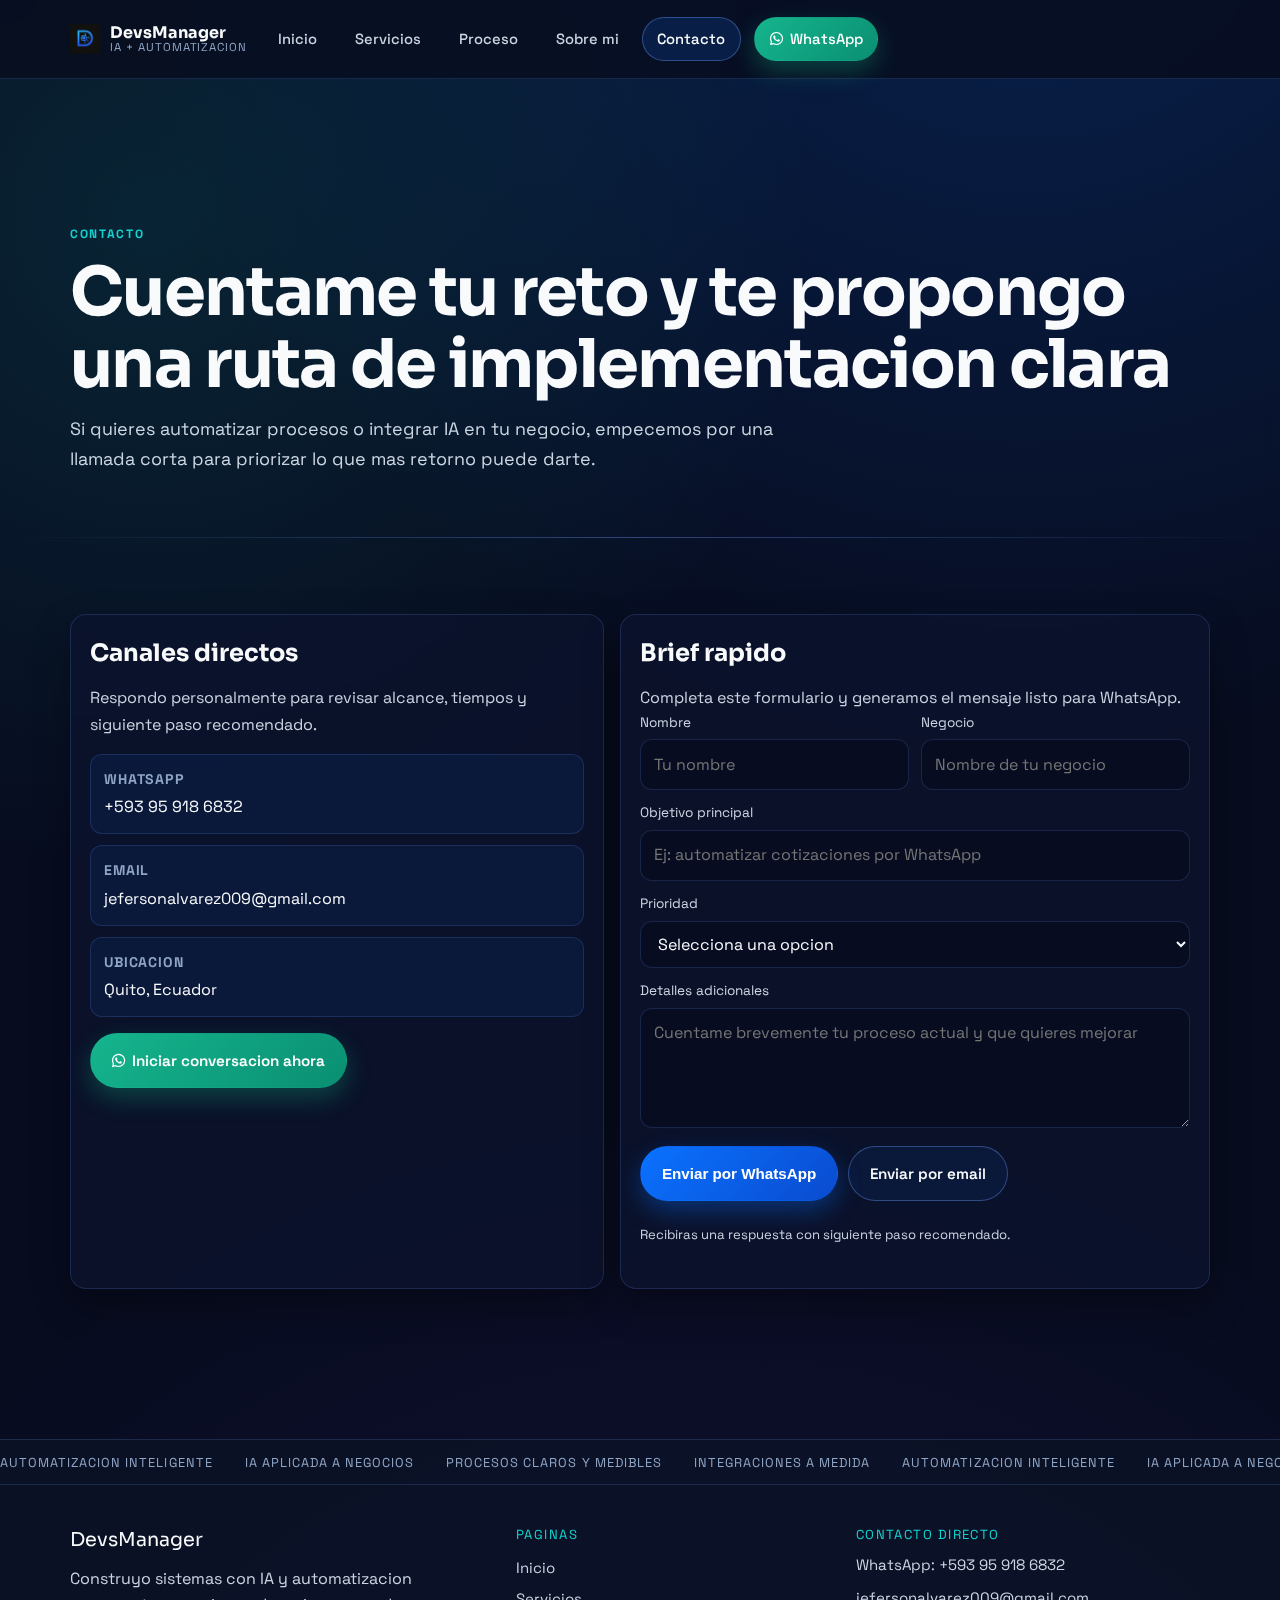
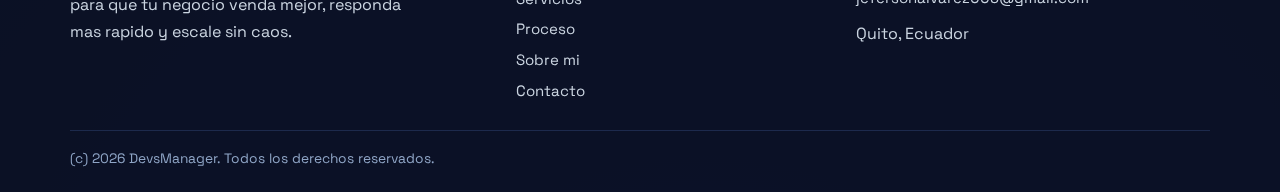
<file: contacto/index.html>
﻿<!doctype html>
<html lang="es">
  <head>
    <meta charset="utf-8" />
    <meta name="viewport" content="width=device-width, initial-scale=1" />
    <base href='/' />
    <meta name="description" content="Contacto DevsManager: agenda una consulta para implementar IA, automatizacion y sistemas web en tu negocio." />
    <meta name="keywords" content="contacto DevsManager, consulta IA, automatizacion para negocios, WhatsApp consultoria" />
    <meta name="author" content="Jefferson - DevsManager" />
    <meta name="robots" content="index,follow,max-image-preview:large,max-snippet:-1,max-video-preview:-1" />
    <link rel="canonical" href="https://devsmanager.netlify.app/contacto" />
    <link rel="alternate" hreflang="es-EC" href="https://devsmanager.netlify.app/contacto" />
    <link rel="alternate" hreflang="x-default" href="https://devsmanager.netlify.app/contacto" />
    <meta property="og:site_name" content="DevsManager" />
    <meta property="og:url" content="https://devsmanager.netlify.app/contacto" />
    <meta property="og:title" content="Contacto | DevsManager" />
    <meta property="og:description" content="Agenda una consulta para definir tu roadmap de IA y automatizacion." />
    <meta property="og:type" content="website" />
    <meta property="og:locale" content="es_EC" />
    <meta property="og:image" content="https://images.unsplash.com/photo-1517048676732-d65bc937f952?w=1200&q=80" />
    <meta name="twitter:card" content="summary_large_image" />
    <meta name="twitter:title" content="Contacto | DevsManager" />
    <meta name="twitter:description" content="Hablemos de tu proyecto: IA, automatizacion y sistemas web orientados a conversion." />
    <meta name="twitter:image" content="https://images.unsplash.com/photo-1517048676732-d65bc937f952?w=1200&q=80" />
    <title>Contacto | DevsManager</title>
    <link rel="preconnect" href="https://fonts.googleapis.com" />
    <link rel="preconnect" href="https://fonts.gstatic.com" crossorigin />
    <link rel="stylesheet" href="https://cdnjs.cloudflare.com/ajax/libs/font-awesome/6.5.1/css/all.min.css" />
    <link rel="stylesheet" href="assets/css/base.css" />
    <link rel="stylesheet" href="assets/css/contacto.css" />
    <link rel="icon" href="icono.png" />
  </head>
  <body data-page="contacto">
    <div data-include="header"></div>

    <main>
      <section class="page-hero">
        <div class="container" data-reveal>
          <span class="kicker">Contacto</span>
          <h1>Cuentame tu reto y te propongo una ruta de implementacion clara</h1>
          <p>
            Si quieres automatizar procesos o integrar IA en tu negocio, empecemos por una llamada corta para priorizar lo que mas retorno puede darte.
          </p>
        </div>
      </section>

      <section class="section">
        <div class="container contact-layout">
          <article class="contact-card card" data-reveal>
            <h2 class="card-title-lg">Canales directos</h2>
            <p>Respondo personalmente para revisar alcance, tiempos y siguiente paso recomendado.</p>

            <div class="contact-list">
              <div class="contact-item">
                <strong>WhatsApp</strong>
                <a href="https://wa.me/593959186832" target="_blank" rel="noopener">+593 95 918 6832</a>
              </div>
              <div class="contact-item">
                <strong>Email</strong>
                <a href="mailto:jefersonalvarez009@gmail.com">jefersonalvarez009@gmail.com</a>
              </div>
              <div class="contact-item">
                <strong>Ubicacion</strong>
                <span>Quito, Ecuador</span>
              </div>
            </div>

            <div class="mt-lg">
              <a class="btn btn-whatsapp" href="https://wa.me/593959186832" target="_blank" rel="noopener">
                <i class="fa-brands fa-whatsapp"></i>
                Iniciar conversacion ahora
              </a>
            </div>
          </article>

          <article class="contact-form card" data-reveal>
            <h2 class="card-title-lg">Brief rapido</h2>
            <p>Completa este formulario y generamos el mensaje listo para WhatsApp.</p>

            <form id="contact-form" class="form-grid">
              <div class="two-col">
                <div class="form-field">
                  <label for="nombre">Nombre</label>
                  <input id="nombre" name="nombre" type="text" placeholder="Tu nombre" required />
                </div>
                <div class="form-field">
                  <label for="negocio">Negocio</label>
                  <input id="negocio" name="negocio" type="text" placeholder="Nombre de tu negocio" />
                </div>
              </div>

              <div class="form-field">
                <label for="objetivo">Objetivo principal</label>
                <input id="objetivo" name="objetivo" type="text" placeholder="Ej: automatizar cotizaciones por WhatsApp" required />
              </div>

              <div class="form-field">
                <label for="prioridad">Prioridad</label>
                <select id="prioridad" name="prioridad">
                  <option value="">Selecciona una opcion</option>
                  <option value="Urgente (esta semana)">Urgente (esta semana)</option>
                  <option value="Este mes">Este mes</option>
                  <option value="Planificado (1-2 meses)">Planificado (1-2 meses)</option>
                </select>
              </div>

              <div class="form-field">
                <label for="detalles">Detalles adicionales</label>
                <textarea id="detalles" name="detalles" placeholder="Cuentame brevemente tu proceso actual y que quieres mejorar"></textarea>
              </div>

              <div class="form-actions">
                <button class="btn btn-primary" type="submit">Enviar por WhatsApp</button>
                <a class="btn btn-secondary" href="mailto:jefersonalvarez009@gmail.com">Enviar por email</a>
              </div>
              <p class="form-note">Recibiras una respuesta con siguiente paso recomendado.</p>
              <p id="form-feedback" class="form-feedback" aria-live="polite"></p>
            </form>
          </article>
        </div>
      </section>
    </main>

    <div data-include="footer"></div>

    <script src="assets/js/layout.js" defer></script>
    <script src="assets/js/site.js" defer></script>
    <script src="assets/js/contacto.js" defer></script>
    <script type="application/ld+json">
      {
        "@context": "https://schema.org",
        "@type": "ContactPage",
        "url": "https://devsmanager.netlify.app/contacto",
        "name": "Contacto | DevsManager",
        "description": "Canales de contacto para servicios de IA, automatizacion y sistemas web.",
        "inLanguage": "es-EC",
        "mainEntity": {
          "@type": "Organization",
          "name": "DevsManager",
          "url": "https://devsmanager.netlify.app/",
          "telephone": "+593959186832",
          "email": "jefersonalvarez009@gmail.com"
        }
      }
    </script>
  </body>
</html>
</file>
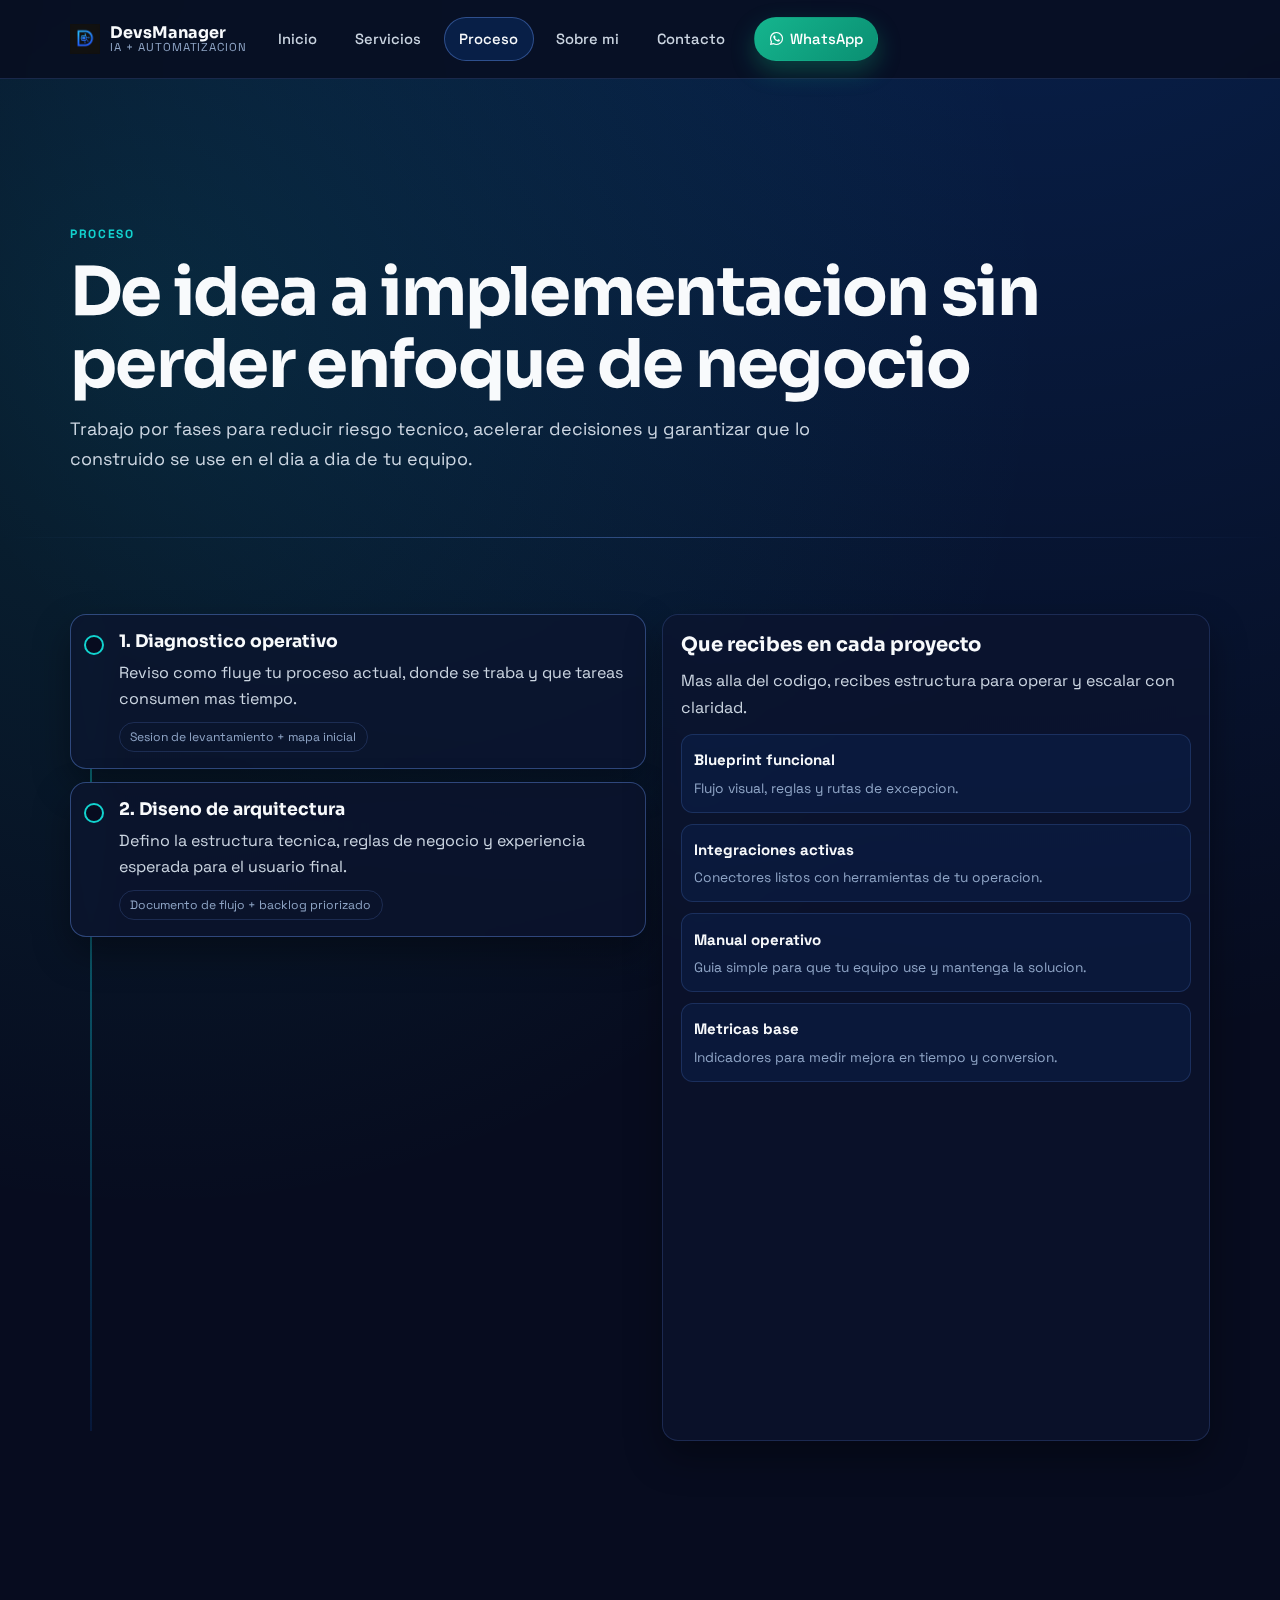
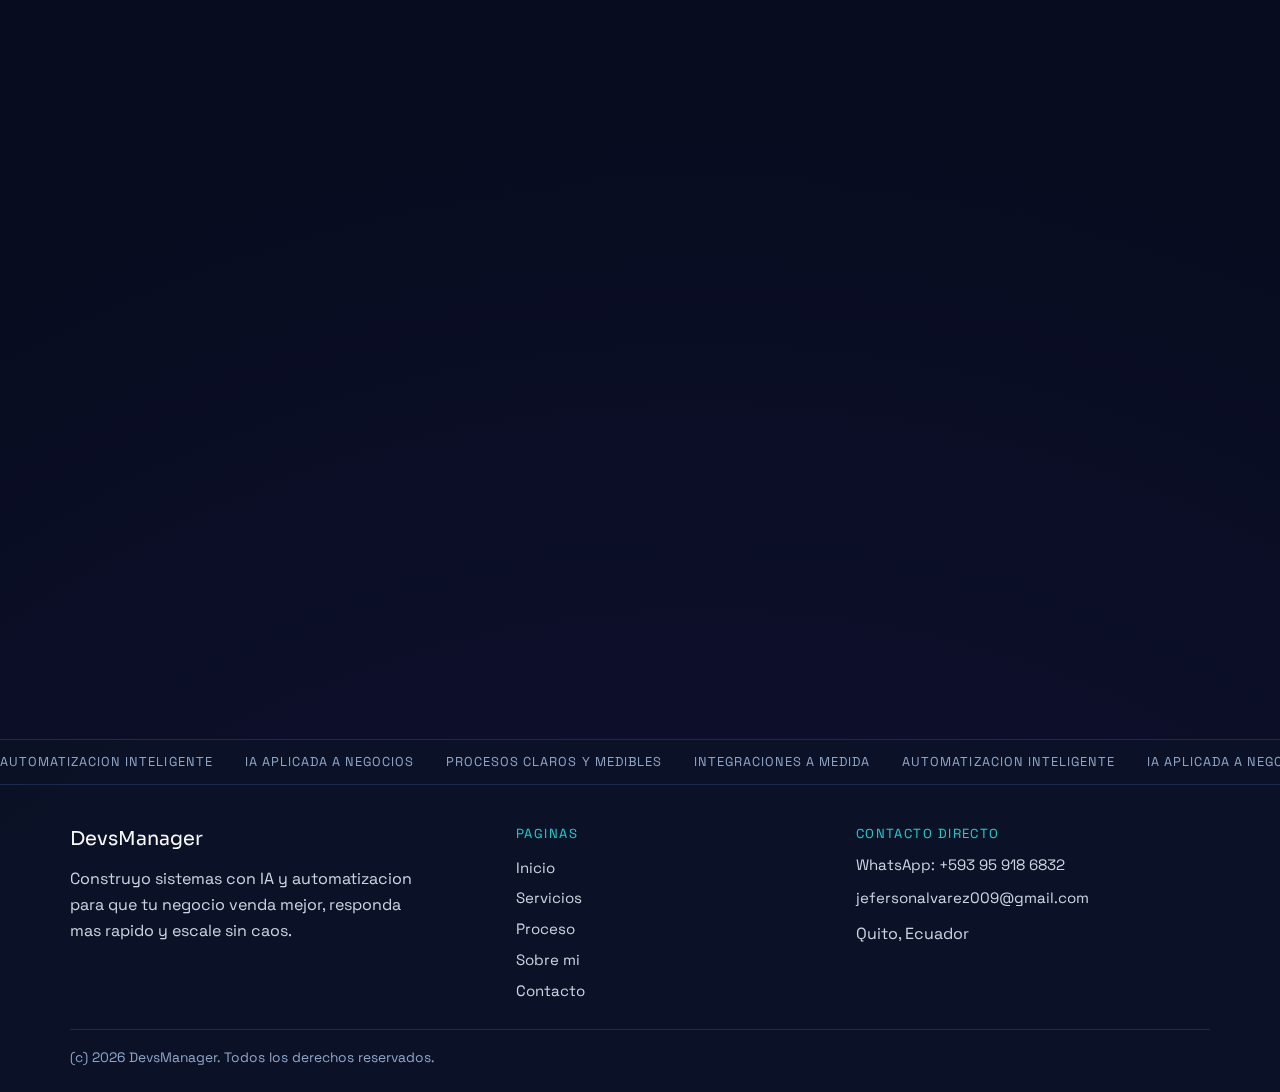
<file: proceso/index.html>
﻿<!doctype html>
<html lang="es">
  <head>
    <meta charset="utf-8" />
    <meta name="viewport" content="width=device-width, initial-scale=1" />
    <base href='/' />
    <meta name="description" content="Proceso de trabajo de DevsManager: diagnostico, arquitectura, implementacion y optimizacion continua para soluciones con IA." />
    <meta name="keywords" content="proceso de trabajo, implementacion IA, automatizacion por fases, consultoria tecnologica" />
    <meta name="author" content="Jefferson - DevsManager" />
    <meta name="robots" content="index,follow,max-image-preview:large,max-snippet:-1,max-video-preview:-1" />
    <link rel="canonical" href="https://devsmanager.netlify.app/proceso" />
    <link rel="alternate" hreflang="es-EC" href="https://devsmanager.netlify.app/proceso" />
    <link rel="alternate" hreflang="x-default" href="https://devsmanager.netlify.app/proceso" />
    <meta property="og:site_name" content="DevsManager" />
    <meta property="og:url" content="https://devsmanager.netlify.app/proceso" />
    <meta property="og:title" content="Proceso de Trabajo | DevsManager" />
    <meta property="og:description" content="Conoce las fases de ejecucion para implementar IA y automatizacion con riesgo controlado." />
    <meta property="og:type" content="website" />
    <meta property="og:locale" content="es_EC" />
    <meta property="og:image" content="https://images.unsplash.com/photo-1560472354-b33ff0c44a43?w=1200&q=80" />
    <meta name="twitter:card" content="summary_large_image" />
    <meta name="twitter:title" content="Proceso de Trabajo | DevsManager" />
    <meta name="twitter:description" content="Metodologia clara para pasar de idea a sistema en produccion." />
    <meta name="twitter:image" content="https://images.unsplash.com/photo-1560472354-b33ff0c44a43?w=1200&q=80" />
    <title>Proceso de Trabajo | DevsManager</title>
    <link rel="preconnect" href="https://fonts.googleapis.com" />
    <link rel="preconnect" href="https://fonts.gstatic.com" crossorigin />
    <link rel="stylesheet" href="https://cdnjs.cloudflare.com/ajax/libs/font-awesome/6.5.1/css/all.min.css" />
    <link rel="stylesheet" href="assets/css/base.css" />
    <link rel="stylesheet" href="assets/css/proceso.css" />
    <link rel="icon" href="icono.png" />
  </head>
  <body data-page="proceso">
    <div data-include="header"></div>

    <main>
      <section class="page-hero">
        <div class="container" data-reveal>
          <span class="kicker">Proceso</span>
          <h1>De idea a implementacion sin perder enfoque de negocio</h1>
          <p>
            Trabajo por fases para reducir riesgo tecnico, acelerar decisiones y garantizar que lo construido se use en el dia a dia de tu equipo.
          </p>
        </div>
      </section>

      <section class="section">
        <div class="container process-layout">
          <div class="timeline">
            <article class="timeline-step card" data-reveal>
              <h3>1. Diagnostico operativo</h3>
              <p>Reviso como fluye tu proceso actual, donde se traba y que tareas consumen mas tiempo.</p>
              <span class="timeline-meta">Sesion de levantamiento + mapa inicial</span>
            </article>

            <article class="timeline-step card" data-reveal>
              <h3>2. Diseno de arquitectura</h3>
              <p>Defino la estructura tecnica, reglas de negocio y experiencia esperada para el usuario final.</p>
              <span class="timeline-meta">Documento de flujo + backlog priorizado</span>
            </article>

            <article class="timeline-step card" data-reveal>
              <h3>3. Implementacion por iteraciones</h3>
              <p>Construyo por bloques funcionales para validar rapido y ajustar antes de escalar.</p>
              <span class="timeline-meta">Entregas semanales + pruebas reales</span>
            </article>

            <article class="timeline-step card" data-reveal>
              <h3>4. Puesta en produccion</h3>
              <p>Publico version estable, configuro monitoreo basico y cierro checklist operativo.</p>
              <span class="timeline-meta">Version productiva + guias de uso</span>
            </article>

            <article class="timeline-step card" data-reveal>
              <h3>5. Mejora continua</h3>
              <p>Analizo datos de uso, detecto cuellos nuevos y planifico siguientes automatizaciones.</p>
              <span class="timeline-meta">Ciclo de optimizacion mensual</span>
            </article>
          </div>

          <aside class="deliverables card" data-reveal>
            <h3>Que recibes en cada proyecto</h3>
            <p>Mas alla del codigo, recibes estructura para operar y escalar con claridad.</p>
            <div class="deliverables-grid">
              <article class="deliverable">
                <strong>Blueprint funcional</strong>
                <p>Flujo visual, reglas y rutas de excepcion.</p>
              </article>
              <article class="deliverable">
                <strong>Integraciones activas</strong>
                <p>Conectores listos con herramientas de tu operacion.</p>
              </article>
              <article class="deliverable">
                <strong>Manual operativo</strong>
                <p>Guia simple para que tu equipo use y mantenga la solucion.</p>
              </article>
              <article class="deliverable">
                <strong>Metricas base</strong>
                <p>Indicadores para medir mejora en tiempo y conversion.</p>
              </article>
            </div>
          </aside>
        </div>
      </section>

      <section class="section">
        <div class="container">
          <header class="section-head" data-reveal>
            <h2>Preguntas comunes sobre tiempos y ejecucion</h2>
          </header>

          <div class="faq-inline">
            <article class="card" data-reveal>
              <h3>Cuanto tarda un proyecto promedio?</h3>
              <p>Depende del alcance. La mayoria inicia con un MVP entre 1 y 3 semanas para validar rapido.</p>
            </article>
            <article class="card" data-reveal>
              <h3>Puedo empezar con algo pequeno?</h3>
              <p>Si. Recomiendo atacar un proceso de alto impacto primero y luego escalar por etapas.</p>
            </article>
            <article class="card" data-reveal>
              <h3>Tu equipo necesita capacitacion tecnica?</h3>
              <p>No necesariamente. Entrego flujos claros y guia de uso para adopcion sin friccion.</p>
            </article>
            <article class="card" data-reveal>
              <h3>Trabajas remoto?</h3>
              <p>Si. Trabajo remoto con reuniones puntuales y seguimiento estructurado por entregables.</p>
            </article>
          </div>

          <div class="section no-bottom">
            <div class="card pad-md" data-reveal>
              <h3>Lema de ejecucion</h3>
              <p>"Rapido para validar, solido para escalar."</p>
              <a class="btn btn-primary btn-fit mt-md" href="/contacto">Agendar llamada inicial</a>
            </div>
          </div>
        </div>
      </section>
    </main>

    <div data-include="footer"></div>

    <script src="assets/js/layout.js" defer></script>
    <script src="assets/js/site.js" defer></script>
    <script src="assets/js/proceso.js" defer></script>
    <script type="application/ld+json">
      {
        "@context": "https://schema.org",
        "@type": "WebPage",
        "url": "https://devsmanager.netlify.app/proceso",
        "name": "Proceso de Trabajo | DevsManager",
        "description": "Fases de trabajo para implementar IA, automatizacion e integraciones en negocios.",
        "inLanguage": "es-EC"
      }
    </script>
  </body>
</html>
</file>
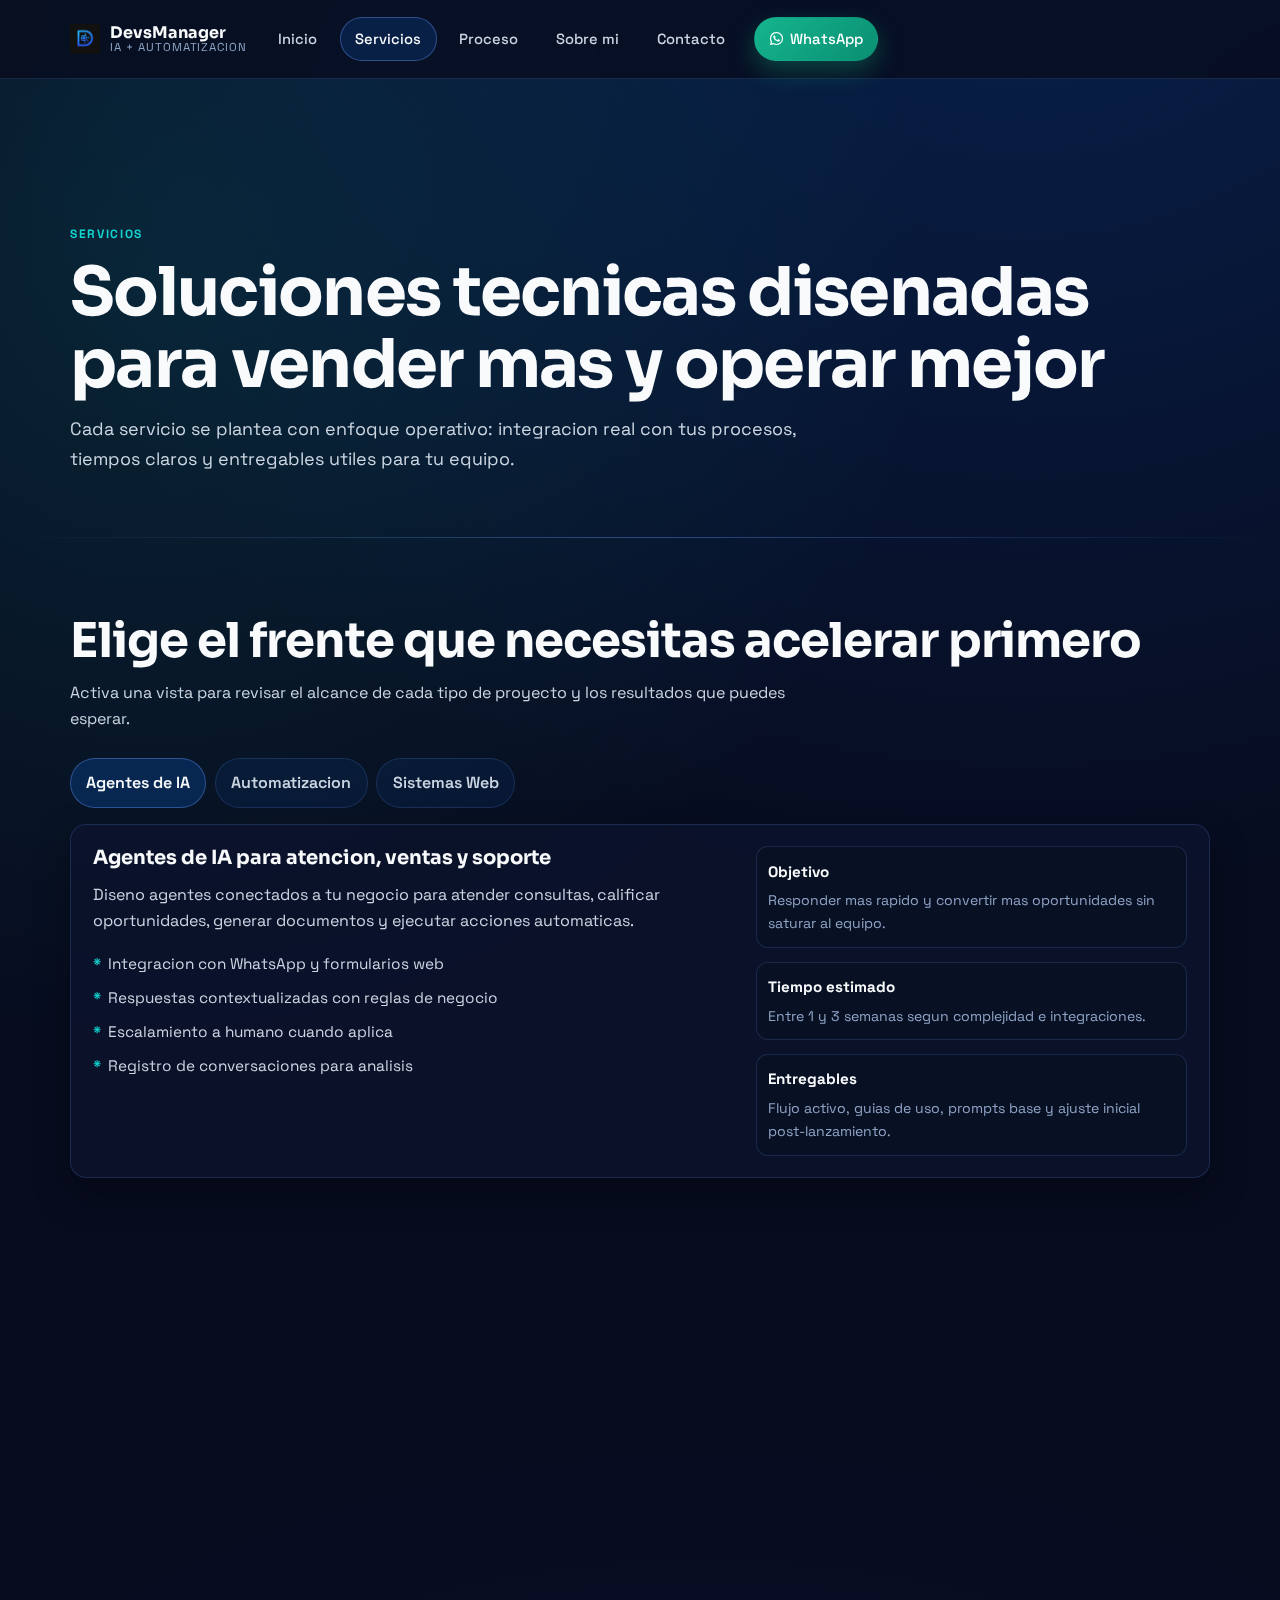
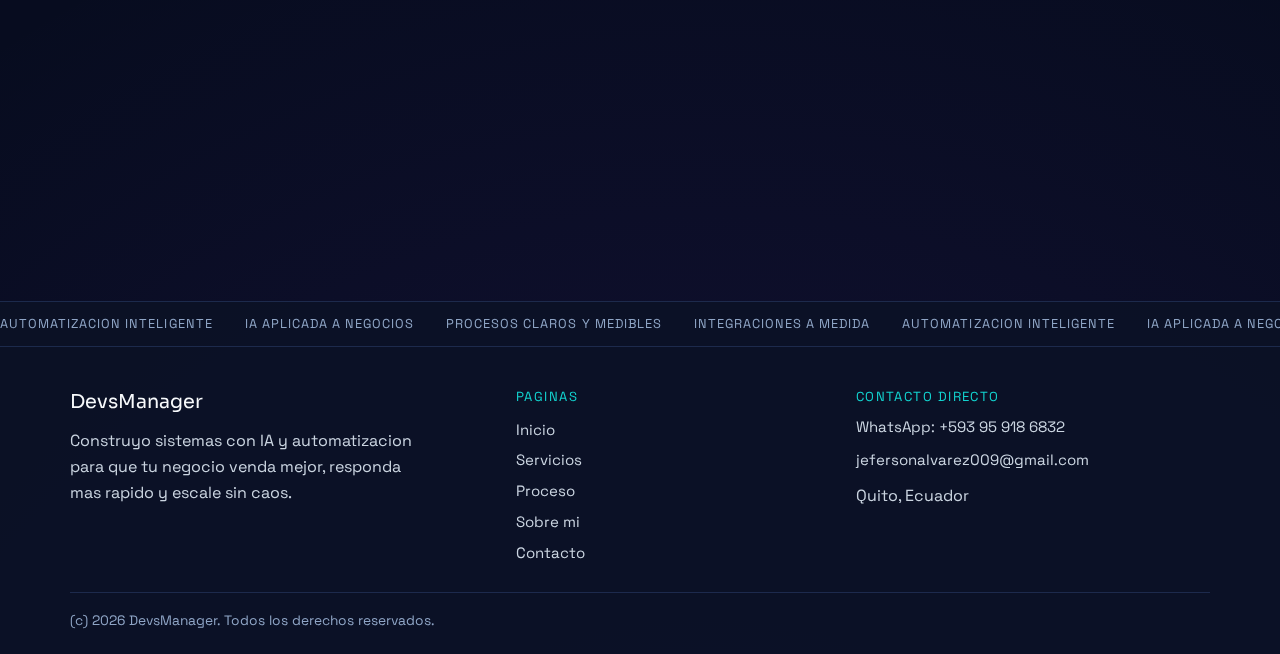
<file: servicios/index.html>
﻿<!doctype html>
<html lang="es">
  <head>
    <meta charset="utf-8" />
    <meta name="viewport" content="width=device-width, initial-scale=1" />
    <base href='/' />
    <meta name="description" content="Servicios de DevsManager: agentes de IA, automatizacion de procesos e implementacion de sistemas web orientados a negocio." />
    <meta name="keywords" content="servicios IA, automatizacion de procesos, desarrollo web para negocios, integraciones, Quito Ecuador" />
    <meta name="author" content="Jefferson - DevsManager" />
    <meta name="robots" content="index,follow,max-image-preview:large,max-snippet:-1,max-video-preview:-1" />
    <link rel="canonical" href="https://devsmanager.netlify.app/servicios" />
    <link rel="alternate" hreflang="es-EC" href="https://devsmanager.netlify.app/servicios" />
    <link rel="alternate" hreflang="x-default" href="https://devsmanager.netlify.app/servicios" />
    <meta property="og:site_name" content="DevsManager" />
    <meta property="og:url" content="https://devsmanager.netlify.app/servicios" />
    <meta property="og:title" content="Servicios de IA y Automatizacion | DevsManager" />
    <meta property="og:description" content="Implementacion de agentes de IA, automatizacion e integraciones web para ventas y operacion." />
    <meta property="og:type" content="website" />
    <meta property="og:locale" content="es_EC" />
    <meta property="og:image" content="https://images.unsplash.com/photo-1655635643486-a17bc48771ff?w=1200&q=80" />
    <meta name="twitter:card" content="summary_large_image" />
    <meta name="twitter:title" content="Servicios de IA y Automatizacion | DevsManager" />
    <meta name="twitter:description" content="Soluciones tecnicas para vender mas y operar mejor con IA aplicada." />
    <meta name="twitter:image" content="https://images.unsplash.com/photo-1655635643486-a17bc48771ff?w=1200&q=80" />
    <title>Servicios | DevsManager</title>
    <link rel="preconnect" href="https://fonts.googleapis.com" />
    <link rel="preconnect" href="https://fonts.gstatic.com" crossorigin />
    <link rel="stylesheet" href="https://cdnjs.cloudflare.com/ajax/libs/font-awesome/6.5.1/css/all.min.css" />
    <link rel="stylesheet" href="assets/css/base.css" />
    <link rel="stylesheet" href="assets/css/servicios.css" />
    <link rel="icon" href="icono.png" />
  </head>
  <body data-page="servicios">
    <div data-include="header"></div>

    <main>
      <section class="page-hero">
        <div class="container" data-reveal>
          <span class="kicker">Servicios</span>
          <h1>Soluciones tecnicas disenadas para vender mas y operar mejor</h1>
          <p>
            Cada servicio se plantea con enfoque operativo: integracion real con tus procesos, tiempos claros y entregables utiles para tu equipo.
          </p>
        </div>
      </section>

      <section class="section">
        <div class="container">
          <header class="section-head" data-reveal>
            <h2>Elige el frente que necesitas acelerar primero</h2>
            <p>Activa una vista para revisar el alcance de cada tipo de proyecto y los resultados que puedes esperar.</p>
          </header>

          <div class="service-switch" data-service-switch>
            <button class="is-active" data-service-tab="ia" type="button">Agentes de IA</button>
            <button data-service-tab="autom" type="button">Automatizacion</button>
            <button data-service-tab="web" type="button">Sistemas Web</button>
          </div>

          <article class="service-panel card is-active" data-service-panel="ia" data-reveal>
            <div class="service-panel-grid">
              <div>
                <h3>Agentes de IA para atencion, ventas y soporte</h3>
                <p>Diseno agentes conectados a tu negocio para atender consultas, calificar oportunidades, generar documentos y ejecutar acciones automaticas.</p>
                <ul class="check-list">
                  <li>Integracion con WhatsApp y formularios web</li>
                  <li>Respuestas contextualizadas con reglas de negocio</li>
                  <li>Escalamiento a humano cuando aplica</li>
                  <li>Registro de conversaciones para analisis</li>
                </ul>
              </div>
              <div class="service-side">
                <div class="service-badge">
                  <strong>Objetivo</strong>
                  <p>Responder mas rapido y convertir mas oportunidades sin saturar al equipo.</p>
                </div>
                <div class="service-badge">
                  <strong>Tiempo estimado</strong>
                  <p>Entre 1 y 3 semanas segun complejidad e integraciones.</p>
                </div>
                <div class="service-badge">
                  <strong>Entregables</strong>
                  <p>Flujo activo, guias de uso, prompts base y ajuste inicial post-lanzamiento.</p>
                </div>
              </div>
            </div>
          </article>

          <article class="service-panel card" data-service-panel="autom" data-reveal>
            <div class="service-panel-grid">
              <div>
                <h3>Automatizacion de procesos de punta a punta</h3>
                <p>Conecto herramientas para eliminar tareas repetitivas: validaciones, seguimiento comercial, reportes, aprobaciones y notificaciones.</p>
                <ul class="check-list">
                  <li>Mapeo de procesos y puntos de friccion</li>
                  <li>Diseno de reglas y orquestacion de eventos</li>
                  <li>Conectores con hojas de calculo, CRM y correo</li>
                  <li>Panel de control para monitoreo de flujos</li>
                </ul>
              </div>
              <div class="service-side">
                <div class="service-badge">
                  <strong>Objetivo</strong>
                  <p>Reducir errores operativos y liberar tiempo de ejecucion manual.</p>
                </div>
                <div class="service-badge">
                  <strong>Tiempo estimado</strong>
                  <p>Entre 2 y 5 semanas segun cantidad de sistemas involucrados.</p>
                </div>
                <div class="service-badge">
                  <strong>Entregables</strong>
                  <p>Flujos en produccion, tablero de seguimiento y documentacion operativa.</p>
                </div>
              </div>
            </div>
          </article>

          <article class="service-panel card" data-service-panel="web" data-reveal>
            <div class="service-panel-grid">
              <div>
                <h3>Sistemas web y paginas enfocadas en conversion</h3>
                <p>Construyo experiencias web veloces y claras que conectan con tu proceso comercial y tu operacion diaria.</p>
                <ul class="check-list">
                  <li>Arquitectura UX orientada a objetivos</li>
                  <li>Frontend responsive para movil y desktop</li>
                  <li>Integracion con CRM, WhatsApp o API de IA</li>
                  <li>Metricas basicas para optimizacion continua</li>
                </ul>
              </div>
              <div class="service-side">
                <div class="service-badge">
                  <strong>Objetivo</strong>
                  <p>Convertir mejor y tener procesos mas claros para tu equipo.</p>
                </div>
                <div class="service-badge">
                  <strong>Tiempo estimado</strong>
                  <p>Entre 2 y 6 semanas segun alcance funcional.</p>
                </div>
                <div class="service-badge">
                  <strong>Entregables</strong>
                  <p>UI final, codigo optimizado, guias de contenido y soporte de lanzamiento.</p>
                </div>
              </div>
            </div>
          </article>
        </div>
      </section>

      <section class="section">
        <div class="container">
          <header class="section-head" data-reveal>
            <h2>Formatos de colaboracion</h2>
            <p>Te propongo un formato segun el momento de tu negocio. Si necesitas algo mas especifico, disenamos un plan custom.</p>
          </header>

          <div class="packages-grid">
            <article class="package-card card" data-reveal>
              <h3>Inicio Rapido</h3>
              <p>Ideal para validar una automatizacion concreta en poco tiempo.</p>
              <ul class="check-list">
                <li>1 flujo principal</li>
                <li>1 canal de entrada</li>
                <li>Ajustes iniciales incluidos</li>
              </ul>
            </article>

            <article class="package-card card featured" data-reveal>
              <span class="package-tag">Recomendado</span>
              <h3>Escala Operativa</h3>
              <p>Para negocios que ya venden y quieren ordenar operacion comercial.</p>
              <ul class="check-list">
                <li>Flujos conectados por etapas</li>
                <li>Automatizacion + IA aplicada</li>
                <li>Panel de control basico</li>
              </ul>
            </article>

            <article class="package-card card" data-reveal>
              <h3>Sistema a Medida</h3>
              <p>Arquitectura completa para procesos complejos o crecimiento acelerado.</p>
              <ul class="check-list">
                <li>Diseno tecnico integral</li>
                <li>Integraciones avanzadas</li>
                <li>Acompanamiento por fases</li>
              </ul>
            </article>
          </div>

          <p class="package-note" data-reveal>
            Lema de trabajo: "Cada automatizacion debe ahorrar tiempo real o generar ingresos medibles."
          </p>
        </div>
      </section>
    </main>

    <div data-include="footer"></div>

    <script src="assets/js/layout.js" defer></script>
    <script src="assets/js/site.js" defer></script>
    <script src="assets/js/servicios.js" defer></script>
    <script type="application/ld+json">
      {
        "@context": "https://schema.org",
        "@type": "WebPage",
        "url": "https://devsmanager.netlify.app/servicios",
        "name": "Servicios | DevsManager",
        "description": "Servicios de agentes de IA, automatizacion e implementacion de sistemas web para negocios.",
        "inLanguage": "es-EC",
        "mainEntity": {
          "@type": "ItemList",
          "name": "Servicios DevsManager",
          "itemListElement": [
            {
              "@type": "ListItem",
              "position": 1,
              "name": "Agentes de IA"
            },
            {
              "@type": "ListItem",
              "position": 2,
              "name": "Automatizacion de procesos"
            },
            {
              "@type": "ListItem",
              "position": 3,
              "name": "Sistemas web"
            }
          ]
        }
      }
    </script>
  </body>
</html>
</file>
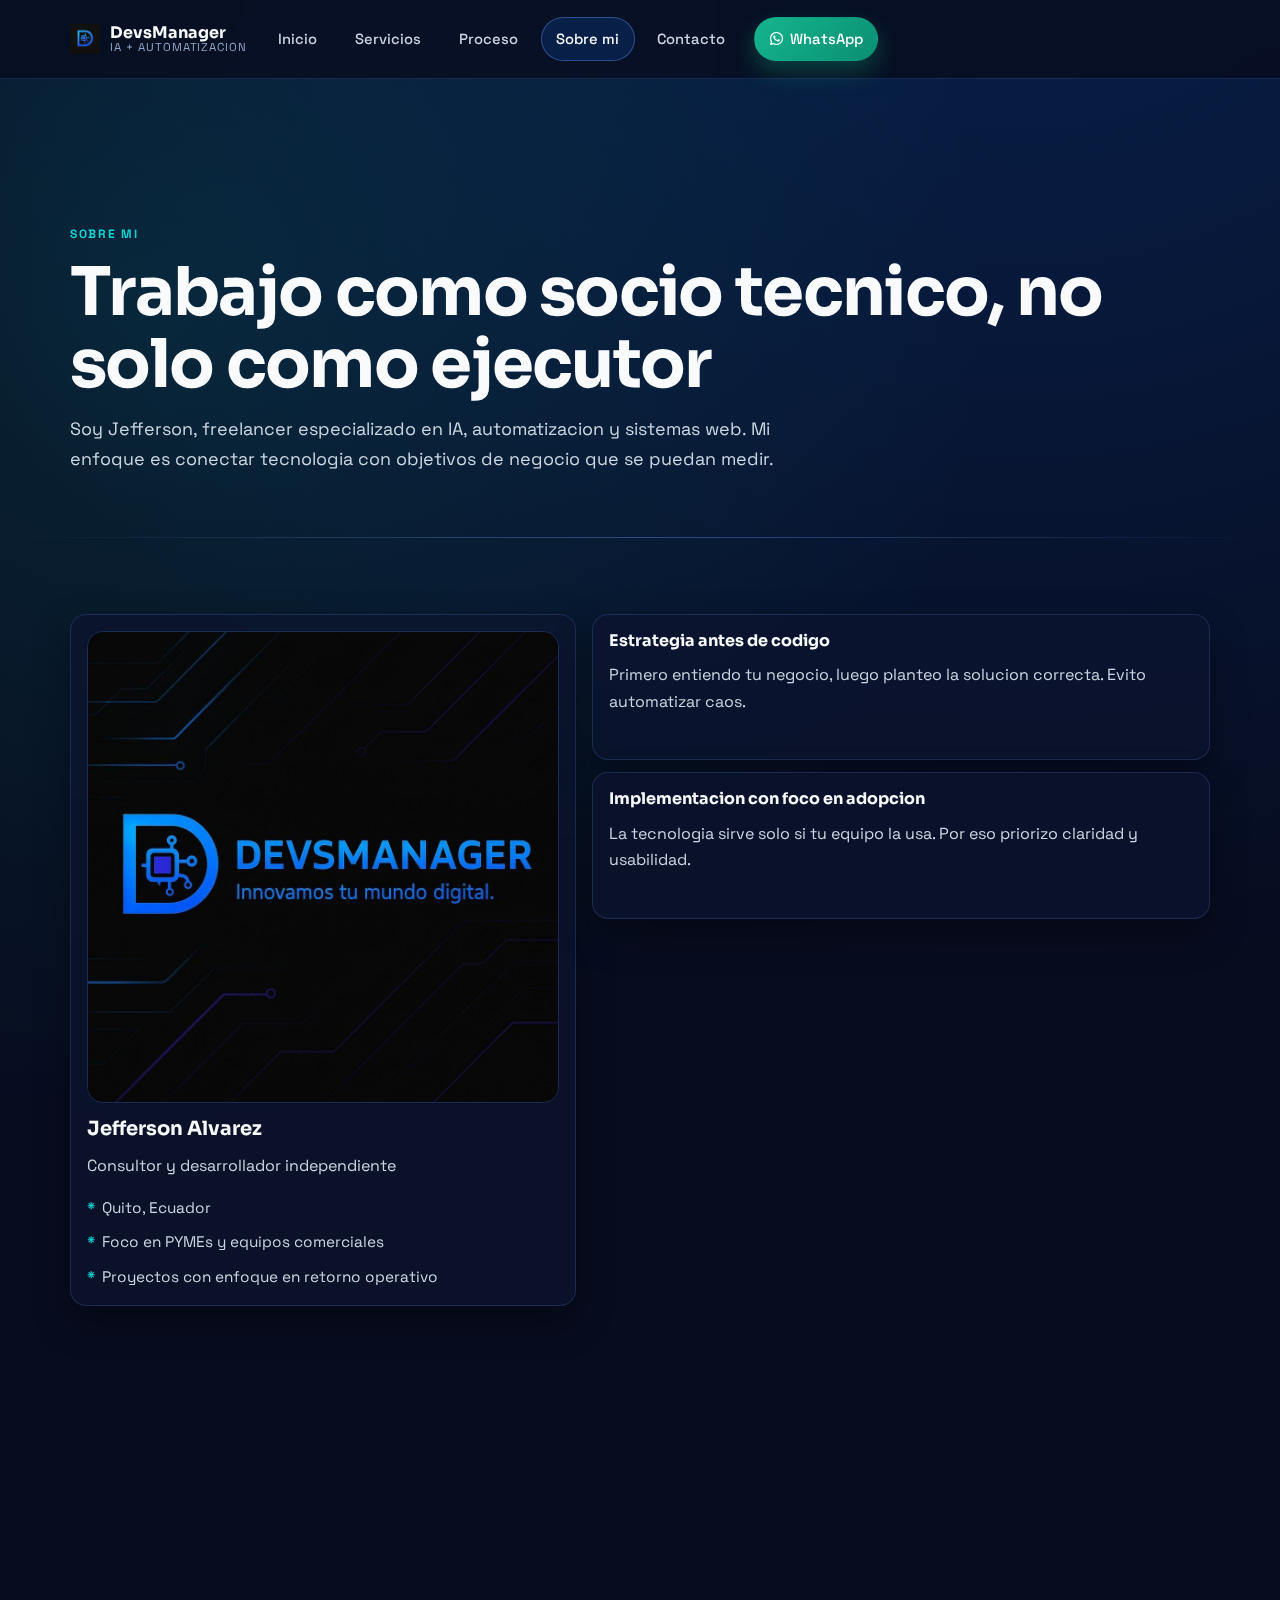
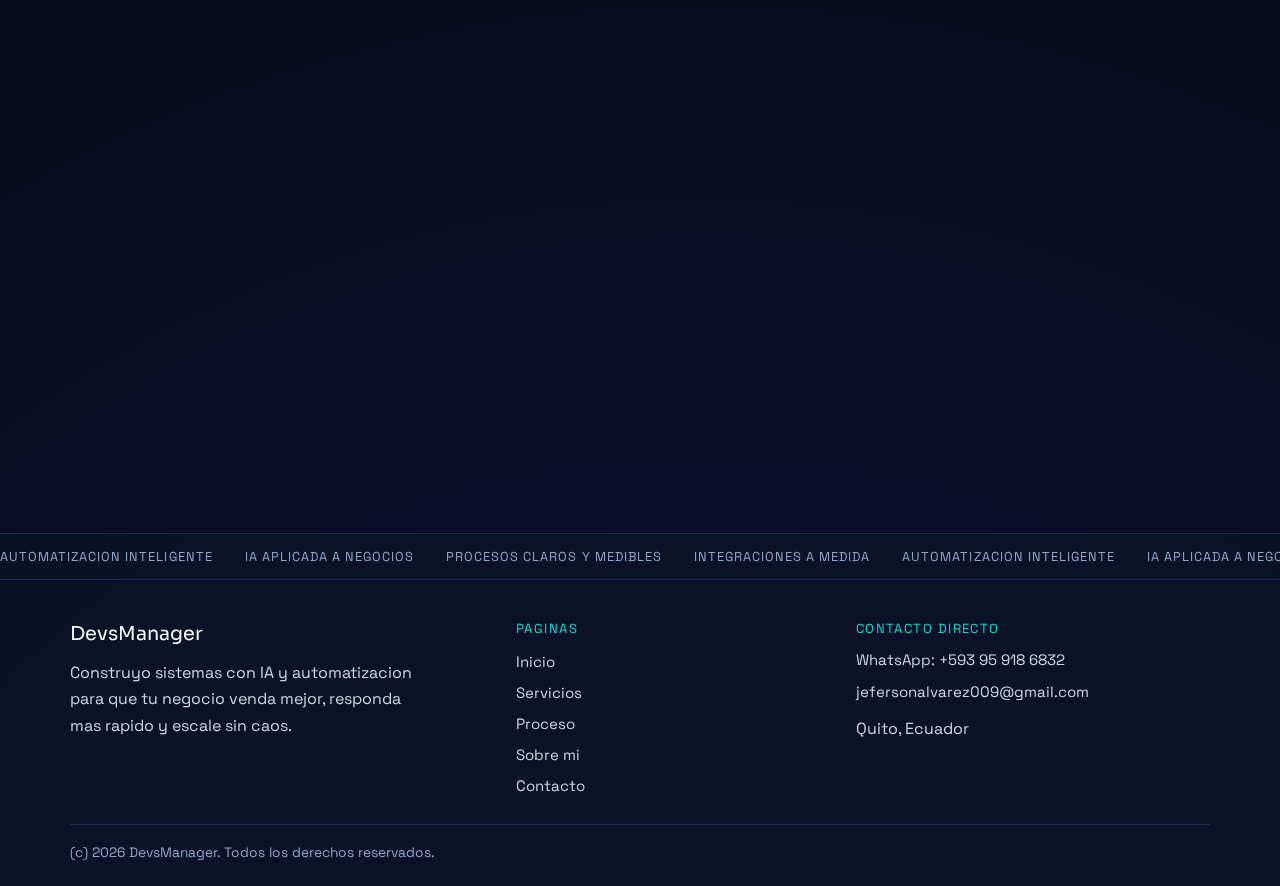
<file: sobre-mi/index.html>
﻿<!doctype html>
<html lang="es">
  <head>
    <meta charset="utf-8" />
    <meta name="viewport" content="width=device-width, initial-scale=1" />
    <base href='/' />
    <meta name="description" content="Conoce a Jefferson de DevsManager: enfoque, especialidades y forma de trabajo para proyectos de IA y automatizacion." />
    <meta name="keywords" content="Jefferson Alvarez, DevsManager, consultor IA, automatizacion para negocios, desarrollador web Quito" />
    <meta name="author" content="Jefferson - DevsManager" />
    <meta name="robots" content="index,follow,max-image-preview:large,max-snippet:-1,max-video-preview:-1" />
    <link rel="canonical" href="https://devsmanager.netlify.app/sobre-mi" />
    <link rel="alternate" hreflang="es-EC" href="https://devsmanager.netlify.app/sobre-mi" />
    <link rel="alternate" hreflang="x-default" href="https://devsmanager.netlify.app/sobre-mi" />
    <meta property="og:site_name" content="DevsManager" />
    <meta property="og:url" content="https://devsmanager.netlify.app/sobre-mi" />
    <meta property="og:title" content="Sobre Mi | DevsManager" />
    <meta property="og:description" content="Perfil profesional, enfoque y capacidades de Jefferson para proyectos de IA y automatizacion." />
    <meta property="og:type" content="profile" />
    <meta property="og:locale" content="es_EC" />
    <meta property="og:image" content="https://devsmanager.netlify.app/image.png" />
    <meta name="twitter:card" content="summary_large_image" />
    <meta name="twitter:title" content="Sobre Mi | DevsManager" />
    <meta name="twitter:description" content="Consultoria tecnica en IA, automatizacion y sistemas web orientados a resultados." />
    <meta name="twitter:image" content="https://devsmanager.netlify.app/image.png" />
    <title>Sobre Mi | DevsManager</title>
    <link rel="preconnect" href="https://fonts.googleapis.com" />
    <link rel="preconnect" href="https://fonts.gstatic.com" crossorigin />
    <link rel="stylesheet" href="https://cdnjs.cloudflare.com/ajax/libs/font-awesome/6.5.1/css/all.min.css" />
    <link rel="stylesheet" href="assets/css/base.css" />
    <link rel="stylesheet" href="assets/css/sobre-mi.css" />
    <link rel="icon" href="icono.png" />
  </head>
  <body data-page="sobre-mi">
    <div data-include="header"></div>

    <main>
      <section class="page-hero">
        <div class="container" data-reveal>
          <span class="kicker">Sobre mi</span>
          <h1>Trabajo como socio tecnico, no solo como ejecutor</h1>
          <p>
            Soy Jefferson, freelancer especializado en IA, automatizacion y sistemas web. Mi enfoque es conectar tecnologia con objetivos de negocio que se puedan medir.
          </p>
        </div>
      </section>

      <section class="section">
        <div class="container about-layout">
          <article class="profile-card card" data-reveal>
            <img src="image.png" alt="Jefferson, consultor de DevsManager" />
            <div class="profile-meta">
              <h3>Jefferson Alvarez</h3>
              <p>Consultor y desarrollador independiente</p>
              <ul class="check-list">
                <li>Quito, Ecuador</li>
                <li>Foco en PYMEs y equipos comerciales</li>
                <li>Proyectos con enfoque en retorno operativo</li>
              </ul>
            </div>
          </article>

          <div class="principles">
            <article class="principle card" data-reveal>
              <h3>Estrategia antes de codigo</h3>
              <p>Primero entiendo tu negocio, luego planteo la solucion correcta. Evito automatizar caos.</p>
            </article>
            <article class="principle card" data-reveal>
              <h3>Implementacion con foco en adopcion</h3>
              <p>La tecnologia sirve solo si tu equipo la usa. Por eso priorizo claridad y usabilidad.</p>
            </article>
            <article class="principle card" data-reveal>
              <h3>Resultados visibles</h3>
              <p>Definimos indicadores de mejora desde el inicio para medir impacto real.</p>
            </article>

            <div class="card pad-sm" data-reveal>
              <h3>Nivel tecnico por especialidad</h3>
              <div class="skills">
                <div class="skill-row">
                  <div class="skill-head">
                    <span>Automatizacion de procesos</span>
                    <span>95%</span>
                  </div>
                  <div class="skill-track"><span data-skill-level="95"></span></div>
                </div>
                <div class="skill-row">
                  <div class="skill-head">
                    <span>Integracion de IA en operaciones</span>
                    <span>92%</span>
                  </div>
                  <div class="skill-track"><span data-skill-level="92"></span></div>
                </div>
                <div class="skill-row">
                  <div class="skill-head">
                    <span>Diseno UX para conversion</span>
                    <span>88%</span>
                  </div>
                  <div class="skill-track"><span data-skill-level="88"></span></div>
                </div>
              </div>
            </div>
          </div>
        </div>
      </section>

      <section class="section">
        <div class="container">
          <header class="section-head" data-reveal>
            <h2>Capacidades integrales para proyectos reales</h2>
          </header>
          <div class="capabilities-grid">
            <article class="capability card" data-reveal>
              <i class="fa-solid fa-brain"></i>
              <p>IA aplicada</p>
            </article>
            <article class="capability card" data-reveal>
              <i class="fa-solid fa-gears"></i>
              <p>Automatizacion</p>
            </article>
            <article class="capability card" data-reveal>
              <i class="fa-solid fa-globe"></i>
              <p>Sistemas web</p>
            </article>
            <article class="capability card" data-reveal>
              <i class="fa-solid fa-mobile-screen-button"></i>
              <p>Movil y responsive</p>
            </article>
            <article class="capability card" data-reveal>
              <i class="fa-solid fa-link"></i>
              <p>Integraciones API</p>
            </article>
            <article class="capability card" data-reveal>
              <i class="fa-solid fa-chart-line"></i>
              <p>Optimizacion continua</p>
            </article>
            <article class="capability card" data-reveal>
              <i class="fa-solid fa-layer-group"></i>
              <p>Arquitectura modular</p>
            </article>
            <article class="capability card" data-reveal>
              <i class="fa-solid fa-database"></i>
              <p>Datos y reportes</p>
            </article>
          </div>

          <div class="section no-bottom">
            <div class="card pad-md" data-reveal>
              <h3>Lema de trabajo</h3>
              <p>"Tecnologia util, simple de operar y lista para crecer con tu negocio."</p>
              <a class="btn btn-primary btn-fit mt-md" href="/contacto">Trabajemos juntos</a>
            </div>
          </div>
        </div>
      </section>
    </main>

    <div data-include="footer"></div>

    <script src="assets/js/layout.js" defer></script>
    <script src="assets/js/site.js" defer></script>
    <script src="assets/js/sobre-mi.js" defer></script>
    <script type="application/ld+json">
      {
        "@context": "https://schema.org",
        "@type": "ProfilePage",
        "url": "https://devsmanager.netlify.app/sobre-mi",
        "name": "Sobre Mi | DevsManager",
        "inLanguage": "es-EC",
        "mainEntity": {
          "@type": "Person",
          "name": "Jefferson Alvarez",
          "jobTitle": "Consultor en IA y Automatizacion",
          "worksFor": {
            "@type": "Organization",
            "name": "DevsManager"
          }
        }
      }
    </script>
  </body>
</html>
</file>
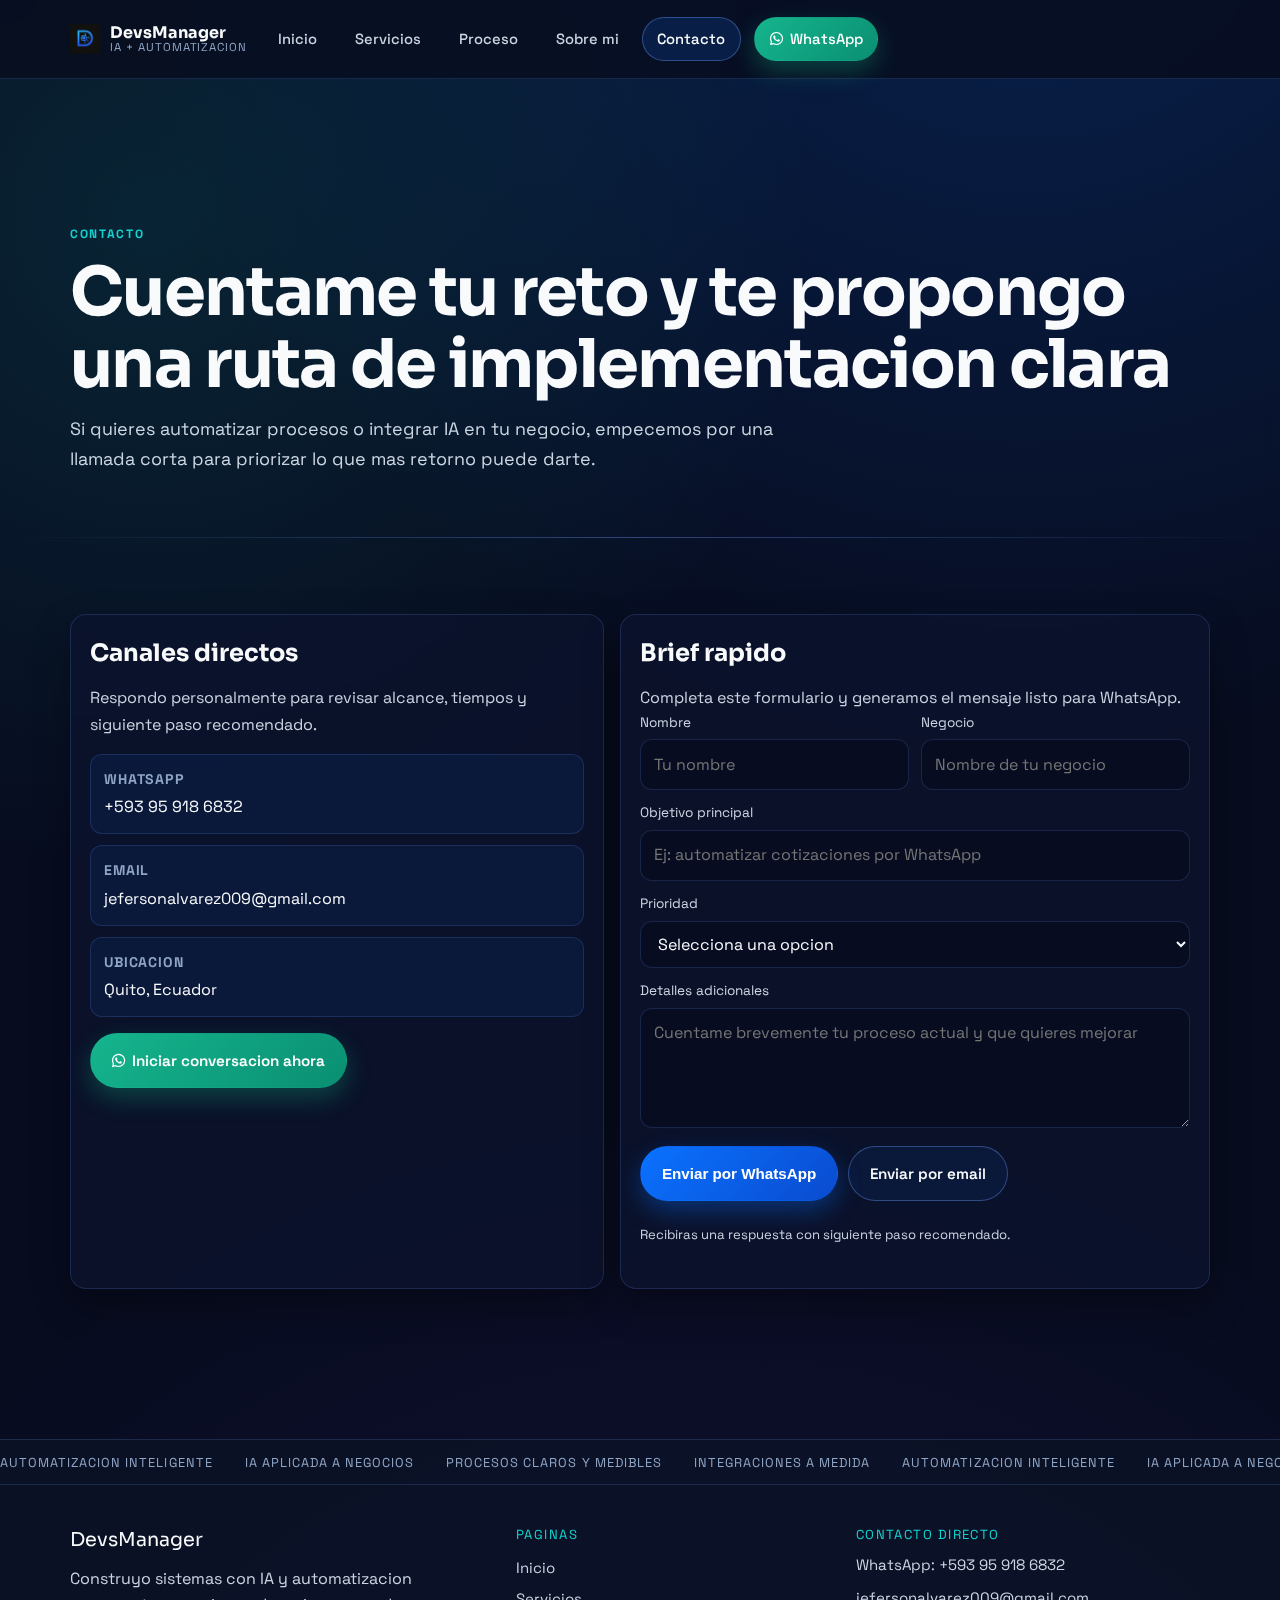
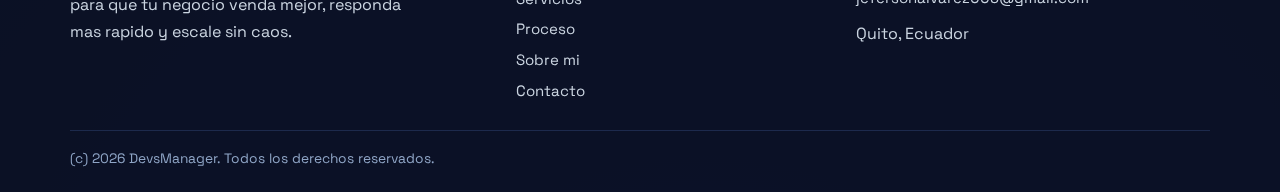
<file: contacto.html>
<!doctype html>
<html lang="es">
  <head>
    <meta charset="utf-8" />
    <meta name="viewport" content="width=device-width, initial-scale=1" />
    <meta name="description" content="Contacto DevsManager: agenda una consulta para implementar IA, automatizacion y sistemas web en tu negocio." />
    <meta name="keywords" content="contacto DevsManager, consulta IA, automatizacion para negocios, WhatsApp consultoria" />
    <meta name="author" content="Jefferson - DevsManager" />
    <meta name="robots" content="index,follow,max-image-preview:large,max-snippet:-1,max-video-preview:-1" />
    <link rel="canonical" href="https://devsmanager.com/contacto.html" />
    <link rel="alternate" hreflang="es-EC" href="https://devsmanager.com/contacto.html" />
    <link rel="alternate" hreflang="x-default" href="https://devsmanager.com/contacto.html" />
    <meta property="og:site_name" content="DevsManager" />
    <meta property="og:url" content="https://devsmanager.com/contacto.html" />
    <meta property="og:title" content="Contacto | DevsManager" />
    <meta property="og:description" content="Agenda una consulta para definir tu roadmap de IA y automatizacion." />
    <meta property="og:type" content="website" />
    <meta property="og:locale" content="es_EC" />
    <meta property="og:image" content="https://images.unsplash.com/photo-1517048676732-d65bc937f952?w=1200&q=80" />
    <meta name="twitter:card" content="summary_large_image" />
    <meta name="twitter:title" content="Contacto | DevsManager" />
    <meta name="twitter:description" content="Hablemos de tu proyecto: IA, automatizacion y sistemas web orientados a conversion." />
    <meta name="twitter:image" content="https://images.unsplash.com/photo-1517048676732-d65bc937f952?w=1200&q=80" />
    <title>Contacto | DevsManager</title>
    <link rel="preconnect" href="https://fonts.googleapis.com" />
    <link rel="preconnect" href="https://fonts.gstatic.com" crossorigin />
    <link rel="stylesheet" href="https://cdnjs.cloudflare.com/ajax/libs/font-awesome/6.5.1/css/all.min.css" />
    <link rel="stylesheet" href="assets/css/base.css" />
    <link rel="stylesheet" href="assets/css/contacto.css" />
    <link rel="icon" href="icono.png" />
  </head>
  <body data-page="contacto">
    <div data-include="header"></div>

    <main>
      <section class="page-hero">
        <div class="container" data-reveal>
          <span class="kicker">Contacto</span>
          <h1>Cuentame tu reto y te propongo una ruta de implementacion clara</h1>
          <p>
            Si quieres automatizar procesos o integrar IA en tu negocio, empecemos por una llamada corta para priorizar lo que mas retorno puede darte.
          </p>
        </div>
      </section>

      <section class="section">
        <div class="container contact-layout">
          <article class="contact-card card" data-reveal>
            <h2 class="card-title-lg">Canales directos</h2>
            <p>Respondo personalmente para revisar alcance, tiempos y siguiente paso recomendado.</p>

            <div class="contact-list">
              <div class="contact-item">
                <strong>WhatsApp</strong>
                <a href="https://wa.me/593959186832" target="_blank" rel="noopener">+593 95 918 6832</a>
              </div>
              <div class="contact-item">
                <strong>Email</strong>
                <a href="mailto:jefersonalvarez009@gmail.com">jefersonalvarez009@gmail.com</a>
              </div>
              <div class="contact-item">
                <strong>Ubicacion</strong>
                <span>Quito, Ecuador</span>
              </div>
            </div>

            <div class="mt-lg">
              <a class="btn btn-whatsapp" href="https://wa.me/593959186832" target="_blank" rel="noopener">
                <i class="fa-brands fa-whatsapp"></i>
                Iniciar conversacion ahora
              </a>
            </div>
          </article>

          <article class="contact-form card" data-reveal>
            <h2 class="card-title-lg">Brief rapido</h2>
            <p>Completa este formulario y generamos el mensaje listo para WhatsApp.</p>

            <form id="contact-form" class="form-grid">
              <div class="two-col">
                <div class="form-field">
                  <label for="nombre">Nombre</label>
                  <input id="nombre" name="nombre" type="text" placeholder="Tu nombre" required />
                </div>
                <div class="form-field">
                  <label for="negocio">Negocio</label>
                  <input id="negocio" name="negocio" type="text" placeholder="Nombre de tu negocio" />
                </div>
              </div>

              <div class="form-field">
                <label for="objetivo">Objetivo principal</label>
                <input id="objetivo" name="objetivo" type="text" placeholder="Ej: automatizar cotizaciones por WhatsApp" required />
              </div>

              <div class="form-field">
                <label for="prioridad">Prioridad</label>
                <select id="prioridad" name="prioridad">
                  <option value="">Selecciona una opcion</option>
                  <option value="Urgente (esta semana)">Urgente (esta semana)</option>
                  <option value="Este mes">Este mes</option>
                  <option value="Planificado (1-2 meses)">Planificado (1-2 meses)</option>
                </select>
              </div>

              <div class="form-field">
                <label for="detalles">Detalles adicionales</label>
                <textarea id="detalles" name="detalles" placeholder="Cuentame brevemente tu proceso actual y que quieres mejorar"></textarea>
              </div>

              <div class="form-actions">
                <button class="btn btn-primary" type="submit">Enviar por WhatsApp</button>
                <a class="btn btn-secondary" href="mailto:jefersonalvarez009@gmail.com">Enviar por email</a>
              </div>
              <p class="form-note">Recibiras una respuesta con siguiente paso recomendado.</p>
              <p id="form-feedback" class="form-feedback" aria-live="polite"></p>
            </form>
          </article>
        </div>
      </section>
    </main>

    <div data-include="footer"></div>

    <script src="assets/js/layout.js" defer></script>
    <script src="assets/js/site.js" defer></script>
    <script src="assets/js/contacto.js" defer></script>
    <script type="application/ld+json">
      {
        "@context": "https://schema.org",
        "@type": "ContactPage",
        "url": "https://devsmanager.com/contacto.html",
        "name": "Contacto | DevsManager",
        "description": "Canales de contacto para servicios de IA, automatizacion y sistemas web.",
        "inLanguage": "es-EC",
        "mainEntity": {
          "@type": "Organization",
          "name": "DevsManager",
          "url": "https://devsmanager.com/",
          "telephone": "+593959186832",
          "email": "jefersonalvarez009@gmail.com"
        }
      }
    </script>
  </body>
</html>
</file>
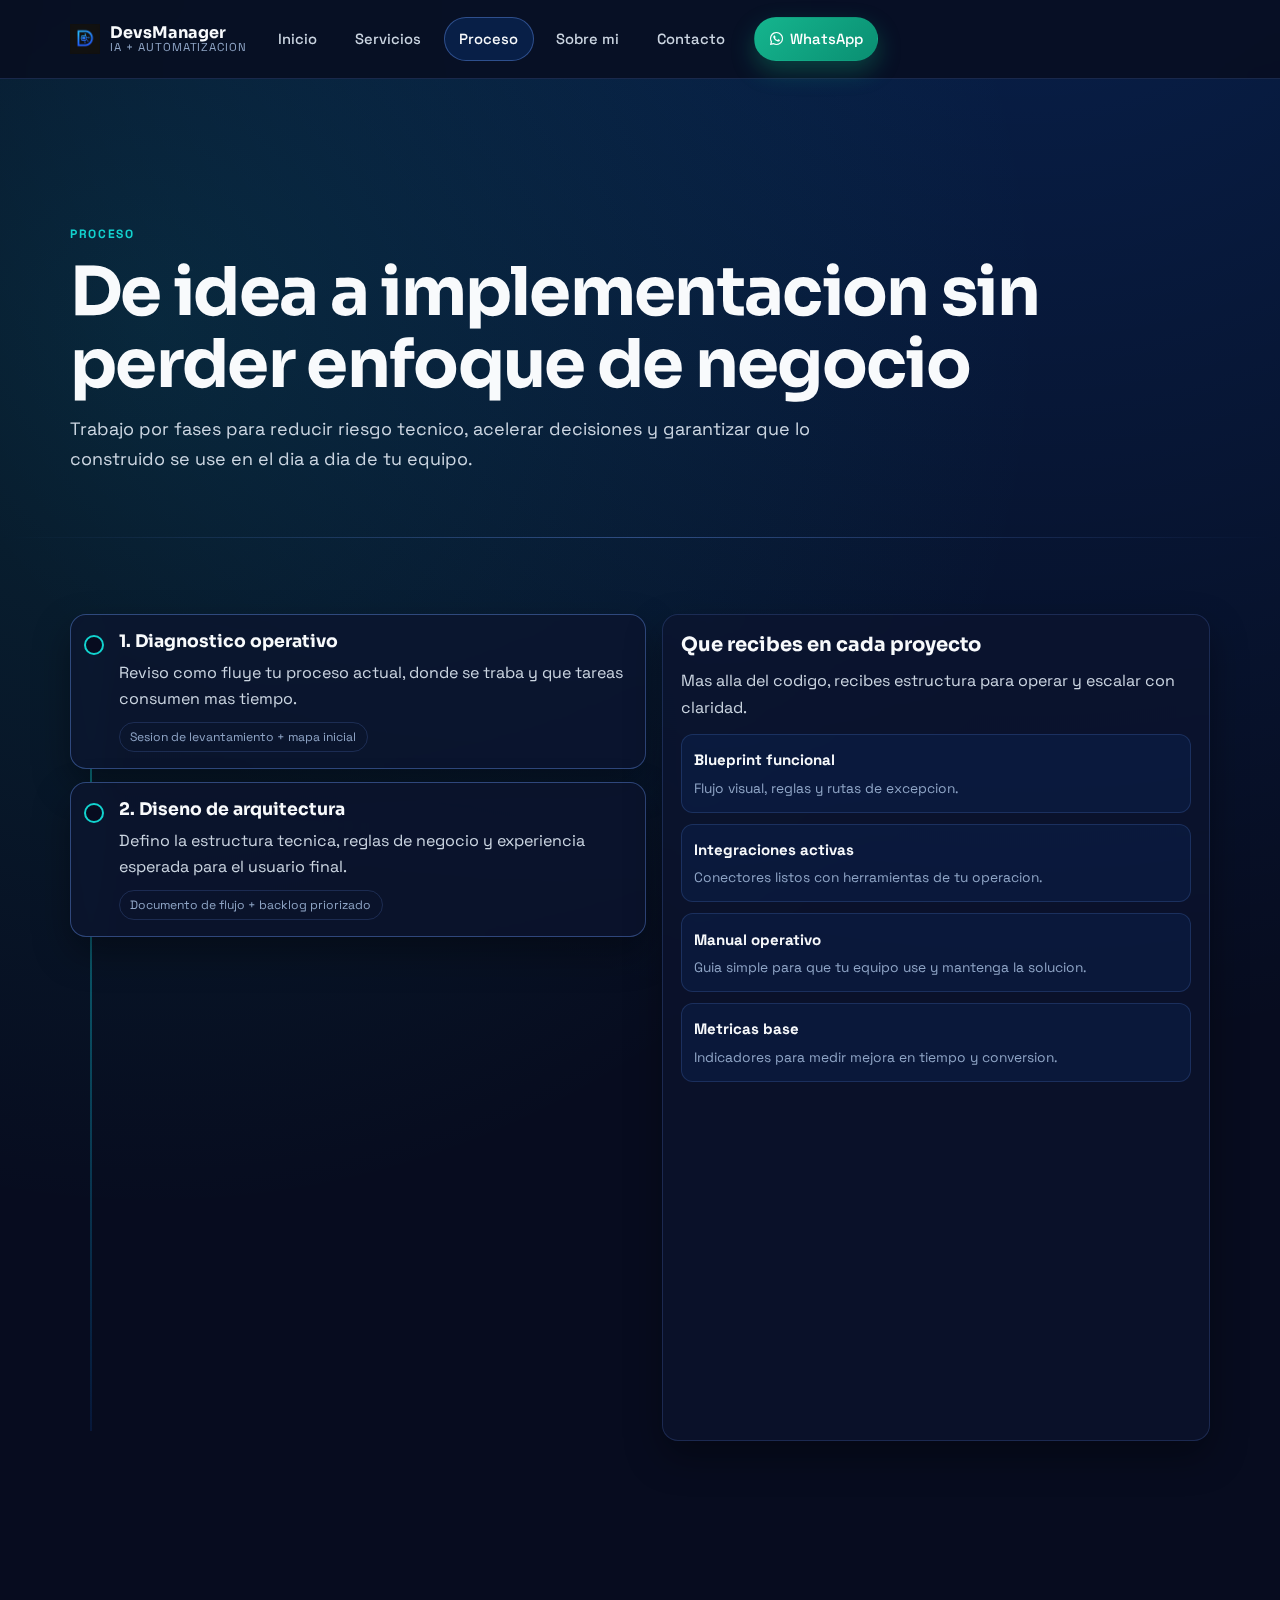
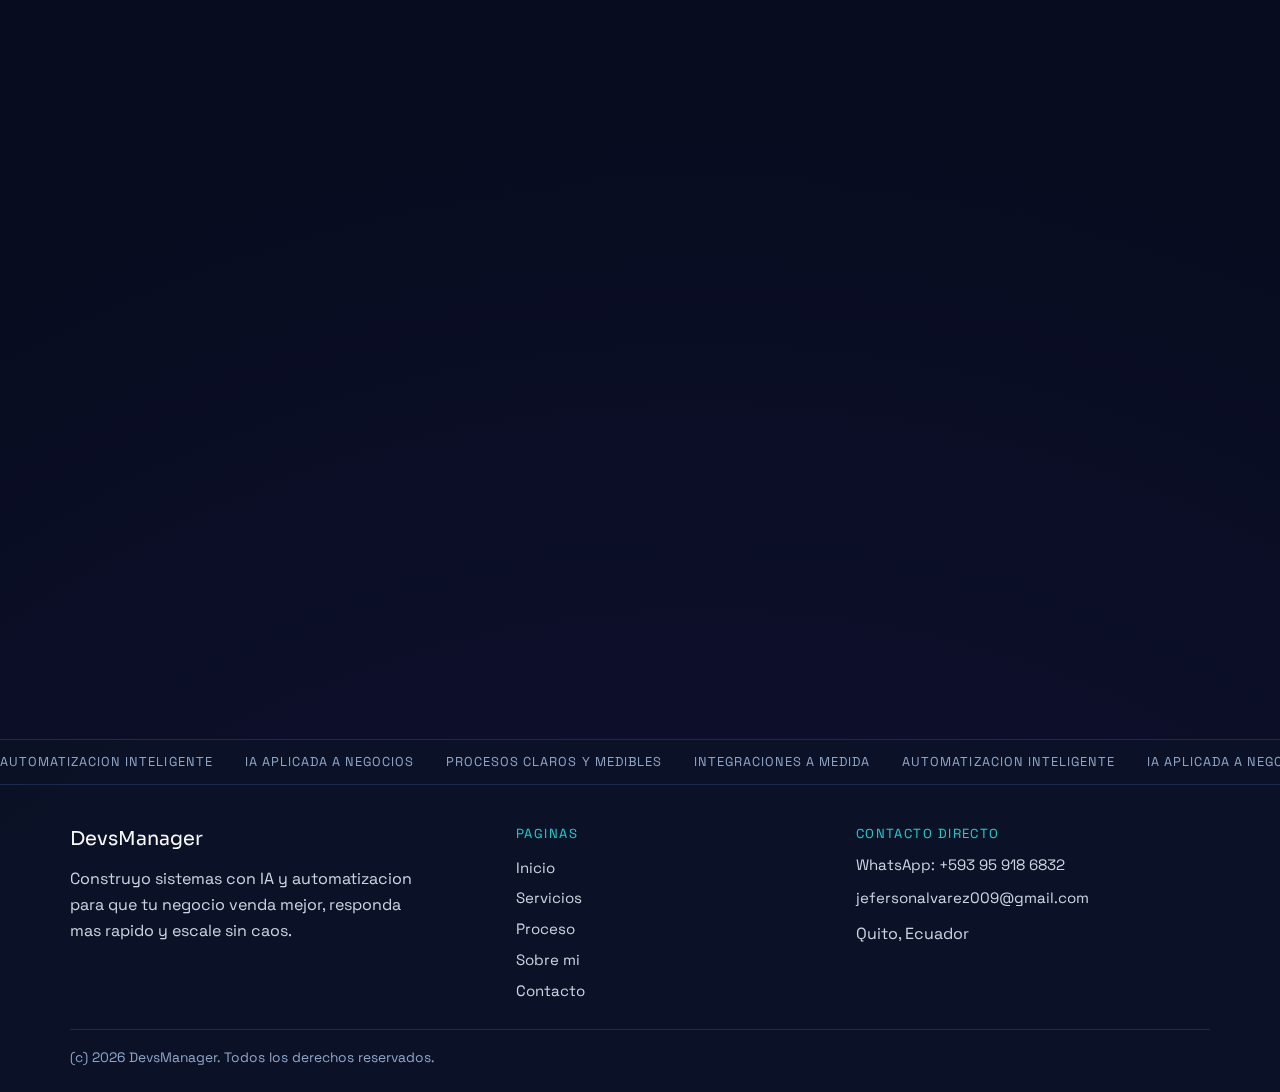
<file: proceso.html>
<!doctype html>
<html lang="es">
  <head>
    <meta charset="utf-8" />
    <meta name="viewport" content="width=device-width, initial-scale=1" />
    <meta name="description" content="Proceso de trabajo de DevsManager: diagnostico, arquitectura, implementacion y optimizacion continua para soluciones con IA." />
    <meta name="keywords" content="proceso de trabajo, implementacion IA, automatizacion por fases, consultoria tecnologica" />
    <meta name="author" content="Jefferson - DevsManager" />
    <meta name="robots" content="index,follow,max-image-preview:large,max-snippet:-1,max-video-preview:-1" />
    <link rel="canonical" href="https://devsmanager.com/proceso.html" />
    <link rel="alternate" hreflang="es-EC" href="https://devsmanager.com/proceso.html" />
    <link rel="alternate" hreflang="x-default" href="https://devsmanager.com/proceso.html" />
    <meta property="og:site_name" content="DevsManager" />
    <meta property="og:url" content="https://devsmanager.com/proceso.html" />
    <meta property="og:title" content="Proceso de Trabajo | DevsManager" />
    <meta property="og:description" content="Conoce las fases de ejecucion para implementar IA y automatizacion con riesgo controlado." />
    <meta property="og:type" content="website" />
    <meta property="og:locale" content="es_EC" />
    <meta property="og:image" content="https://images.unsplash.com/photo-1560472354-b33ff0c44a43?w=1200&q=80" />
    <meta name="twitter:card" content="summary_large_image" />
    <meta name="twitter:title" content="Proceso de Trabajo | DevsManager" />
    <meta name="twitter:description" content="Metodologia clara para pasar de idea a sistema en produccion." />
    <meta name="twitter:image" content="https://images.unsplash.com/photo-1560472354-b33ff0c44a43?w=1200&q=80" />
    <title>Proceso de Trabajo | DevsManager</title>
    <link rel="preconnect" href="https://fonts.googleapis.com" />
    <link rel="preconnect" href="https://fonts.gstatic.com" crossorigin />
    <link rel="stylesheet" href="https://cdnjs.cloudflare.com/ajax/libs/font-awesome/6.5.1/css/all.min.css" />
    <link rel="stylesheet" href="assets/css/base.css" />
    <link rel="stylesheet" href="assets/css/proceso.css" />
    <link rel="icon" href="icono.png" />
  </head>
  <body data-page="proceso">
    <div data-include="header"></div>

    <main>
      <section class="page-hero">
        <div class="container" data-reveal>
          <span class="kicker">Proceso</span>
          <h1>De idea a implementacion sin perder enfoque de negocio</h1>
          <p>
            Trabajo por fases para reducir riesgo tecnico, acelerar decisiones y garantizar que lo construido se use en el dia a dia de tu equipo.
          </p>
        </div>
      </section>

      <section class="section">
        <div class="container process-layout">
          <div class="timeline">
            <article class="timeline-step card" data-reveal>
              <h3>1. Diagnostico operativo</h3>
              <p>Reviso como fluye tu proceso actual, donde se traba y que tareas consumen mas tiempo.</p>
              <span class="timeline-meta">Sesion de levantamiento + mapa inicial</span>
            </article>

            <article class="timeline-step card" data-reveal>
              <h3>2. Diseno de arquitectura</h3>
              <p>Defino la estructura tecnica, reglas de negocio y experiencia esperada para el usuario final.</p>
              <span class="timeline-meta">Documento de flujo + backlog priorizado</span>
            </article>

            <article class="timeline-step card" data-reveal>
              <h3>3. Implementacion por iteraciones</h3>
              <p>Construyo por bloques funcionales para validar rapido y ajustar antes de escalar.</p>
              <span class="timeline-meta">Entregas semanales + pruebas reales</span>
            </article>

            <article class="timeline-step card" data-reveal>
              <h3>4. Puesta en produccion</h3>
              <p>Publico version estable, configuro monitoreo basico y cierro checklist operativo.</p>
              <span class="timeline-meta">Version productiva + guias de uso</span>
            </article>

            <article class="timeline-step card" data-reveal>
              <h3>5. Mejora continua</h3>
              <p>Analizo datos de uso, detecto cuellos nuevos y planifico siguientes automatizaciones.</p>
              <span class="timeline-meta">Ciclo de optimizacion mensual</span>
            </article>
          </div>

          <aside class="deliverables card" data-reveal>
            <h3>Que recibes en cada proyecto</h3>
            <p>Mas alla del codigo, recibes estructura para operar y escalar con claridad.</p>
            <div class="deliverables-grid">
              <article class="deliverable">
                <strong>Blueprint funcional</strong>
                <p>Flujo visual, reglas y rutas de excepcion.</p>
              </article>
              <article class="deliverable">
                <strong>Integraciones activas</strong>
                <p>Conectores listos con herramientas de tu operacion.</p>
              </article>
              <article class="deliverable">
                <strong>Manual operativo</strong>
                <p>Guia simple para que tu equipo use y mantenga la solucion.</p>
              </article>
              <article class="deliverable">
                <strong>Metricas base</strong>
                <p>Indicadores para medir mejora en tiempo y conversion.</p>
              </article>
            </div>
          </aside>
        </div>
      </section>

      <section class="section">
        <div class="container">
          <header class="section-head" data-reveal>
            <h2>Preguntas comunes sobre tiempos y ejecucion</h2>
          </header>

          <div class="faq-inline">
            <article class="card" data-reveal>
              <h3>Cuanto tarda un proyecto promedio?</h3>
              <p>Depende del alcance. La mayoria inicia con un MVP entre 1 y 3 semanas para validar rapido.</p>
            </article>
            <article class="card" data-reveal>
              <h3>Puedo empezar con algo pequeno?</h3>
              <p>Si. Recomiendo atacar un proceso de alto impacto primero y luego escalar por etapas.</p>
            </article>
            <article class="card" data-reveal>
              <h3>Tu equipo necesita capacitacion tecnica?</h3>
              <p>No necesariamente. Entrego flujos claros y guia de uso para adopcion sin friccion.</p>
            </article>
            <article class="card" data-reveal>
              <h3>Trabajas remoto?</h3>
              <p>Si. Trabajo remoto con reuniones puntuales y seguimiento estructurado por entregables.</p>
            </article>
          </div>

          <div class="section no-bottom">
            <div class="card pad-md" data-reveal>
              <h3>Lema de ejecucion</h3>
              <p>"Rapido para validar, solido para escalar."</p>
              <a class="btn btn-primary btn-fit mt-md" href="contacto.html">Agendar llamada inicial</a>
            </div>
          </div>
        </div>
      </section>
    </main>

    <div data-include="footer"></div>

    <script src="assets/js/layout.js" defer></script>
    <script src="assets/js/site.js" defer></script>
    <script src="assets/js/proceso.js" defer></script>
    <script type="application/ld+json">
      {
        "@context": "https://schema.org",
        "@type": "WebPage",
        "url": "https://devsmanager.com/proceso.html",
        "name": "Proceso de Trabajo | DevsManager",
        "description": "Fases de trabajo para implementar IA, automatizacion e integraciones en negocios.",
        "inLanguage": "es-EC"
      }
    </script>
  </body>
</html>
</file>
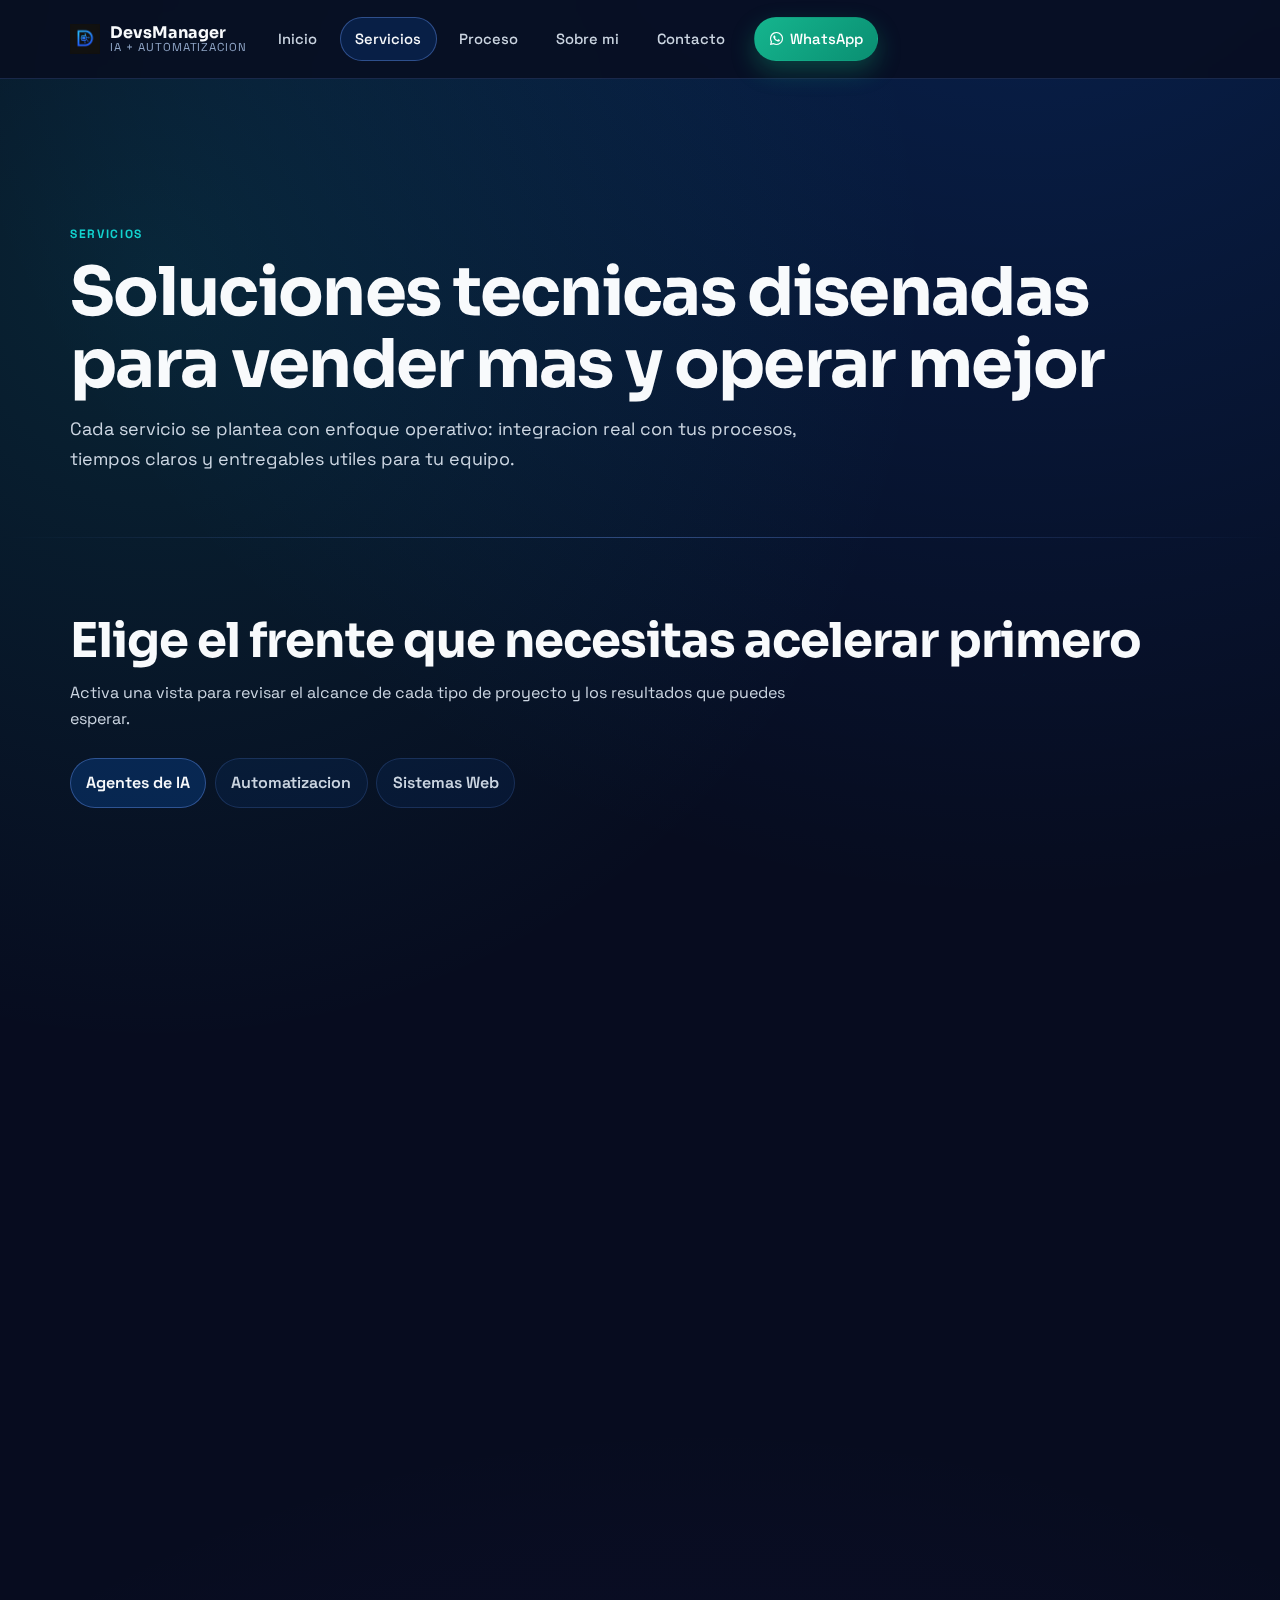
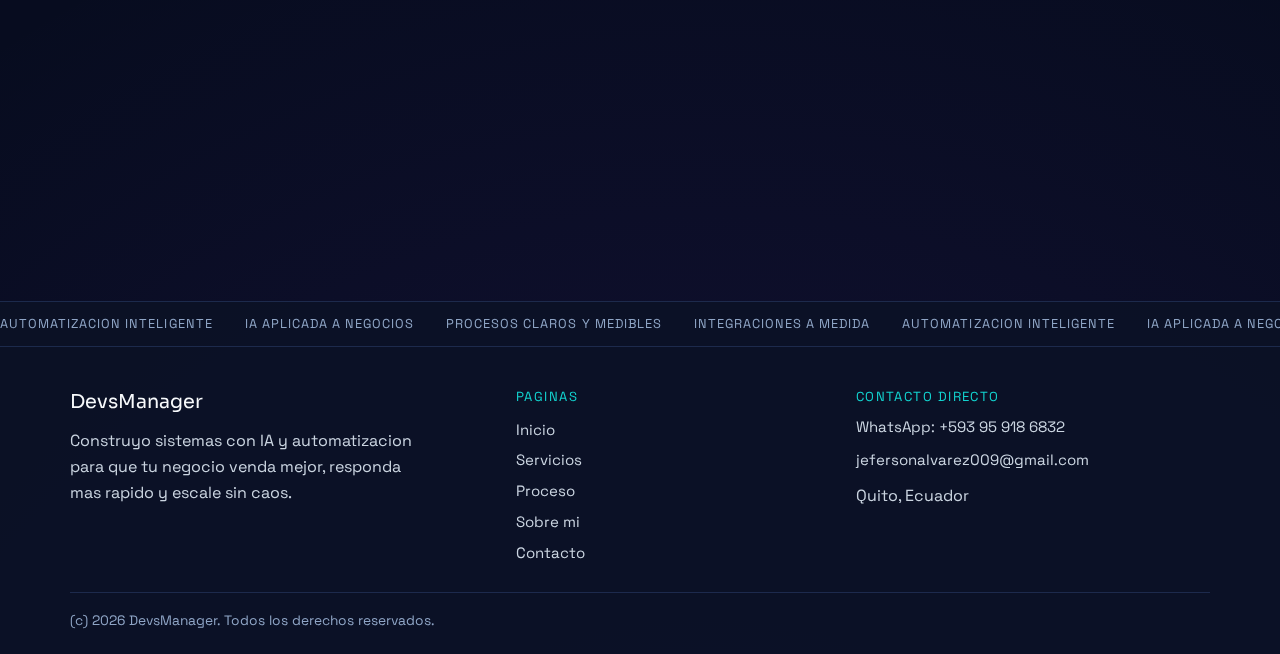
<file: servicios.html>
<!doctype html>
<html lang="es">
  <head>
    <meta charset="utf-8" />
    <meta name="viewport" content="width=device-width, initial-scale=1" />
    <meta name="description" content="Servicios de DevsManager: agentes de IA, automatizacion de procesos e implementacion de sistemas web orientados a negocio." />
    <meta name="keywords" content="servicios IA, automatizacion de procesos, desarrollo web para negocios, integraciones, Quito Ecuador" />
    <meta name="author" content="Jefferson - DevsManager" />
    <meta name="robots" content="index,follow,max-image-preview:large,max-snippet:-1,max-video-preview:-1" />
    <link rel="canonical" href="https://devsmanager.com/servicios.html" />
    <link rel="alternate" hreflang="es-EC" href="https://devsmanager.com/servicios.html" />
    <link rel="alternate" hreflang="x-default" href="https://devsmanager.com/servicios.html" />
    <meta property="og:site_name" content="DevsManager" />
    <meta property="og:url" content="https://devsmanager.com/servicios.html" />
    <meta property="og:title" content="Servicios de IA y Automatizacion | DevsManager" />
    <meta property="og:description" content="Implementacion de agentes de IA, automatizacion e integraciones web para ventas y operacion." />
    <meta property="og:type" content="website" />
    <meta property="og:locale" content="es_EC" />
    <meta property="og:image" content="https://images.unsplash.com/photo-1655635643486-a17bc48771ff?w=1200&q=80" />
    <meta name="twitter:card" content="summary_large_image" />
    <meta name="twitter:title" content="Servicios de IA y Automatizacion | DevsManager" />
    <meta name="twitter:description" content="Soluciones tecnicas para vender mas y operar mejor con IA aplicada." />
    <meta name="twitter:image" content="https://images.unsplash.com/photo-1655635643486-a17bc48771ff?w=1200&q=80" />
    <title>Servicios | DevsManager</title>
    <link rel="preconnect" href="https://fonts.googleapis.com" />
    <link rel="preconnect" href="https://fonts.gstatic.com" crossorigin />
    <link rel="stylesheet" href="https://cdnjs.cloudflare.com/ajax/libs/font-awesome/6.5.1/css/all.min.css" />
    <link rel="stylesheet" href="assets/css/base.css" />
    <link rel="stylesheet" href="assets/css/servicios.css" />
    <link rel="icon" href="icono.png" />
  </head>
  <body data-page="servicios">
    <div data-include="header"></div>

    <main>
      <section class="page-hero">
        <div class="container" data-reveal>
          <span class="kicker">Servicios</span>
          <h1>Soluciones tecnicas disenadas para vender mas y operar mejor</h1>
          <p>
            Cada servicio se plantea con enfoque operativo: integracion real con tus procesos, tiempos claros y entregables utiles para tu equipo.
          </p>
        </div>
      </section>

      <section class="section">
        <div class="container">
          <header class="section-head" data-reveal>
            <h2>Elige el frente que necesitas acelerar primero</h2>
            <p>Activa una vista para revisar el alcance de cada tipo de proyecto y los resultados que puedes esperar.</p>
          </header>

          <div class="service-switch" data-service-switch>
            <button class="is-active" data-service-tab="ia" type="button">Agentes de IA</button>
            <button data-service-tab="autom" type="button">Automatizacion</button>
            <button data-service-tab="web" type="button">Sistemas Web</button>
          </div>

          <article class="service-panel card is-active" data-service-panel="ia" data-reveal>
            <div class="service-panel-grid">
              <div>
                <h3>Agentes de IA para atencion, ventas y soporte</h3>
                <p>Diseno agentes conectados a tu negocio para atender consultas, calificar oportunidades, generar documentos y ejecutar acciones automaticas.</p>
                <ul class="check-list">
                  <li>Integracion con WhatsApp y formularios web</li>
                  <li>Respuestas contextualizadas con reglas de negocio</li>
                  <li>Escalamiento a humano cuando aplica</li>
                  <li>Registro de conversaciones para analisis</li>
                </ul>
              </div>
              <div class="service-side">
                <div class="service-badge">
                  <strong>Objetivo</strong>
                  <p>Responder mas rapido y convertir mas oportunidades sin saturar al equipo.</p>
                </div>
                <div class="service-badge">
                  <strong>Tiempo estimado</strong>
                  <p>Entre 1 y 3 semanas segun complejidad e integraciones.</p>
                </div>
                <div class="service-badge">
                  <strong>Entregables</strong>
                  <p>Flujo activo, guias de uso, prompts base y ajuste inicial post-lanzamiento.</p>
                </div>
              </div>
            </div>
          </article>

          <article class="service-panel card" data-service-panel="autom" data-reveal>
            <div class="service-panel-grid">
              <div>
                <h3>Automatizacion de procesos de punta a punta</h3>
                <p>Conecto herramientas para eliminar tareas repetitivas: validaciones, seguimiento comercial, reportes, aprobaciones y notificaciones.</p>
                <ul class="check-list">
                  <li>Mapeo de procesos y puntos de friccion</li>
                  <li>Diseno de reglas y orquestacion de eventos</li>
                  <li>Conectores con hojas de calculo, CRM y correo</li>
                  <li>Panel de control para monitoreo de flujos</li>
                </ul>
              </div>
              <div class="service-side">
                <div class="service-badge">
                  <strong>Objetivo</strong>
                  <p>Reducir errores operativos y liberar tiempo de ejecucion manual.</p>
                </div>
                <div class="service-badge">
                  <strong>Tiempo estimado</strong>
                  <p>Entre 2 y 5 semanas segun cantidad de sistemas involucrados.</p>
                </div>
                <div class="service-badge">
                  <strong>Entregables</strong>
                  <p>Flujos en produccion, tablero de seguimiento y documentacion operativa.</p>
                </div>
              </div>
            </div>
          </article>

          <article class="service-panel card" data-service-panel="web" data-reveal>
            <div class="service-panel-grid">
              <div>
                <h3>Sistemas web y paginas enfocadas en conversion</h3>
                <p>Construyo experiencias web veloces y claras que conectan con tu proceso comercial y tu operacion diaria.</p>
                <ul class="check-list">
                  <li>Arquitectura UX orientada a objetivos</li>
                  <li>Frontend responsive para movil y desktop</li>
                  <li>Integracion con CRM, WhatsApp o API de IA</li>
                  <li>Metricas basicas para optimizacion continua</li>
                </ul>
              </div>
              <div class="service-side">
                <div class="service-badge">
                  <strong>Objetivo</strong>
                  <p>Convertir mejor y tener procesos mas claros para tu equipo.</p>
                </div>
                <div class="service-badge">
                  <strong>Tiempo estimado</strong>
                  <p>Entre 2 y 6 semanas segun alcance funcional.</p>
                </div>
                <div class="service-badge">
                  <strong>Entregables</strong>
                  <p>UI final, codigo optimizado, guias de contenido y soporte de lanzamiento.</p>
                </div>
              </div>
            </div>
          </article>
        </div>
      </section>

      <section class="section">
        <div class="container">
          <header class="section-head" data-reveal>
            <h2>Formatos de colaboracion</h2>
            <p>Te propongo un formato segun el momento de tu negocio. Si necesitas algo mas especifico, disenamos un plan custom.</p>
          </header>

          <div class="packages-grid">
            <article class="package-card card" data-reveal>
              <h3>Inicio Rapido</h3>
              <p>Ideal para validar una automatizacion concreta en poco tiempo.</p>
              <ul class="check-list">
                <li>1 flujo principal</li>
                <li>1 canal de entrada</li>
                <li>Ajustes iniciales incluidos</li>
              </ul>
            </article>

            <article class="package-card card featured" data-reveal>
              <span class="package-tag">Recomendado</span>
              <h3>Escala Operativa</h3>
              <p>Para negocios que ya venden y quieren ordenar operacion comercial.</p>
              <ul class="check-list">
                <li>Flujos conectados por etapas</li>
                <li>Automatizacion + IA aplicada</li>
                <li>Panel de control basico</li>
              </ul>
            </article>

            <article class="package-card card" data-reveal>
              <h3>Sistema a Medida</h3>
              <p>Arquitectura completa para procesos complejos o crecimiento acelerado.</p>
              <ul class="check-list">
                <li>Diseno tecnico integral</li>
                <li>Integraciones avanzadas</li>
                <li>Acompanamiento por fases</li>
              </ul>
            </article>
          </div>

          <p class="package-note" data-reveal>
            Lema de trabajo: "Cada automatizacion debe ahorrar tiempo real o generar ingresos medibles."
          </p>
        </div>
      </section>
    </main>

    <div data-include="footer"></div>

    <script src="assets/js/layout.js" defer></script>
    <script src="assets/js/site.js" defer></script>
    <script src="assets/js/servicios.js" defer></script>
    <script type="application/ld+json">
      {
        "@context": "https://schema.org",
        "@type": "WebPage",
        "url": "https://devsmanager.com/servicios.html",
        "name": "Servicios | DevsManager",
        "description": "Servicios de agentes de IA, automatizacion e implementacion de sistemas web para negocios.",
        "inLanguage": "es-EC",
        "mainEntity": {
          "@type": "ItemList",
          "name": "Servicios DevsManager",
          "itemListElement": [
            {
              "@type": "ListItem",
              "position": 1,
              "name": "Agentes de IA"
            },
            {
              "@type": "ListItem",
              "position": 2,
              "name": "Automatizacion de procesos"
            },
            {
              "@type": "ListItem",
              "position": 3,
              "name": "Sistemas web"
            }
          ]
        }
      }
    </script>
  </body>
</html>
</file>
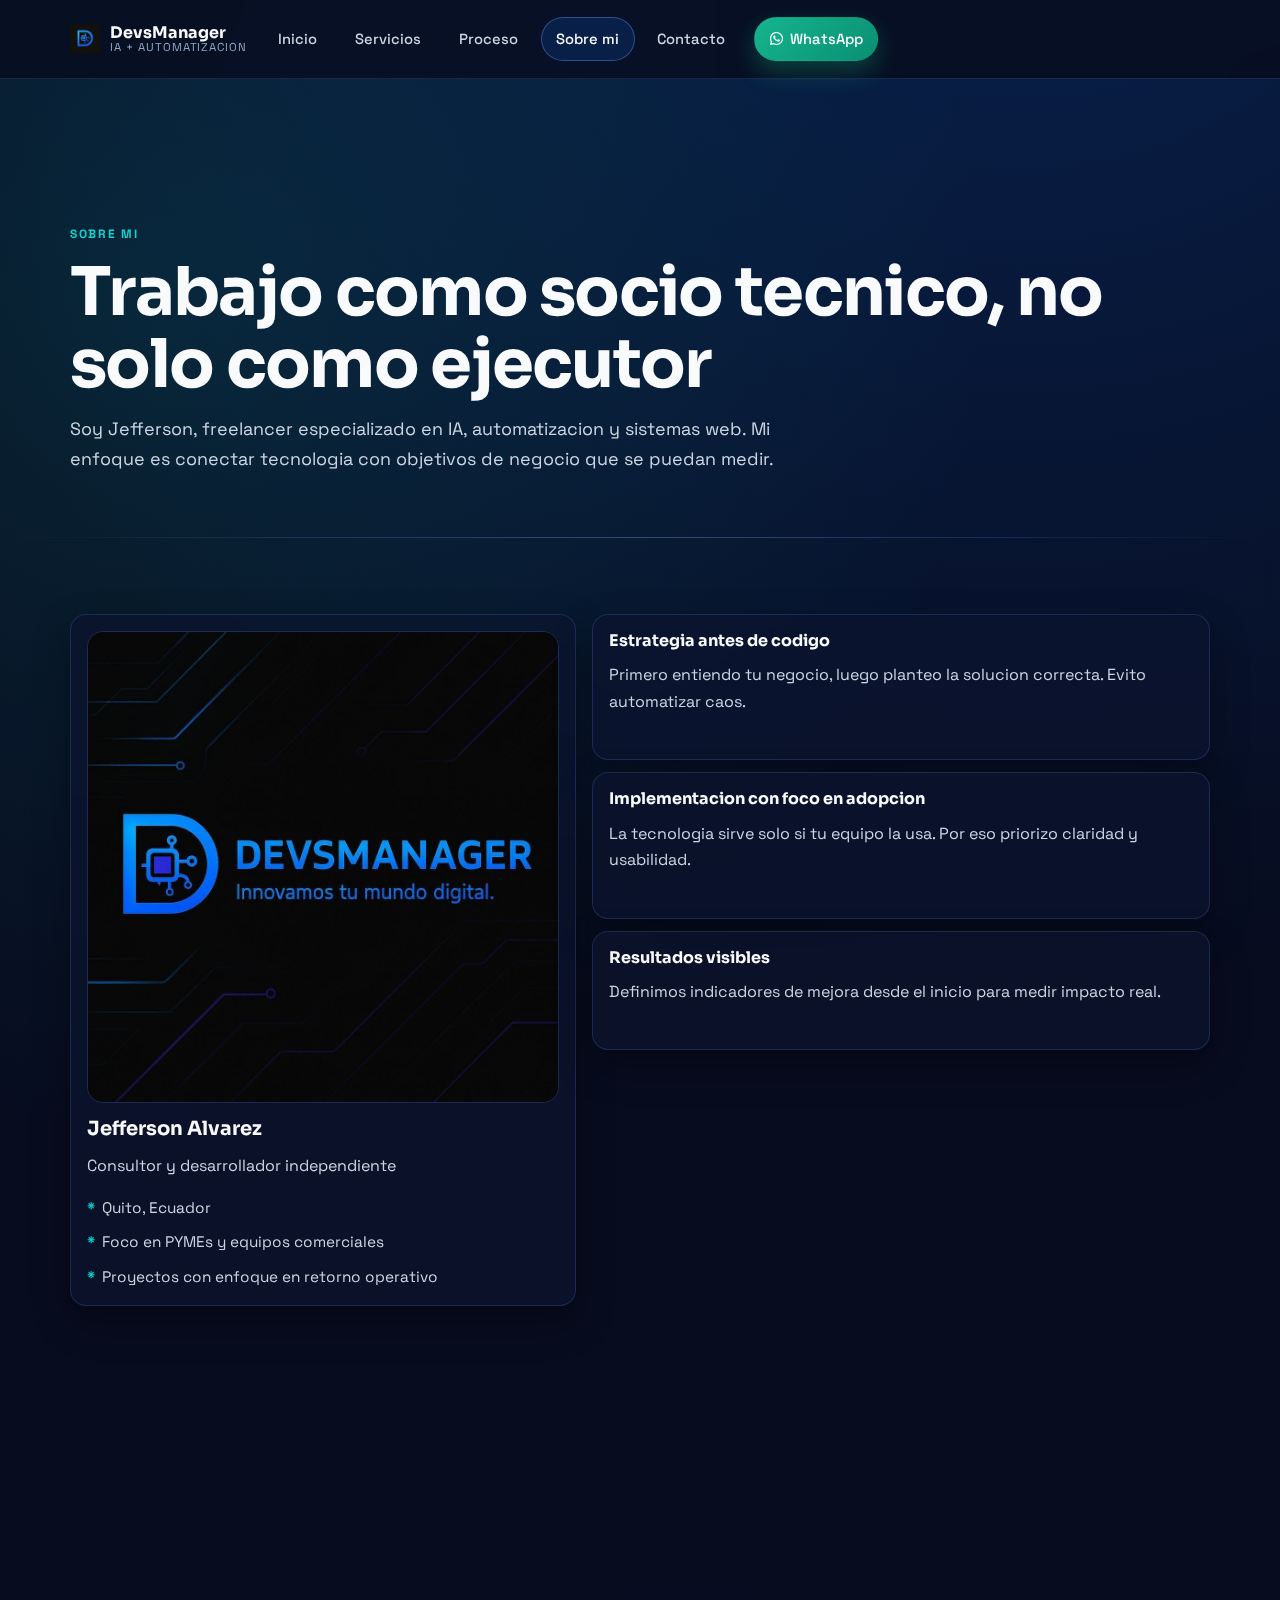
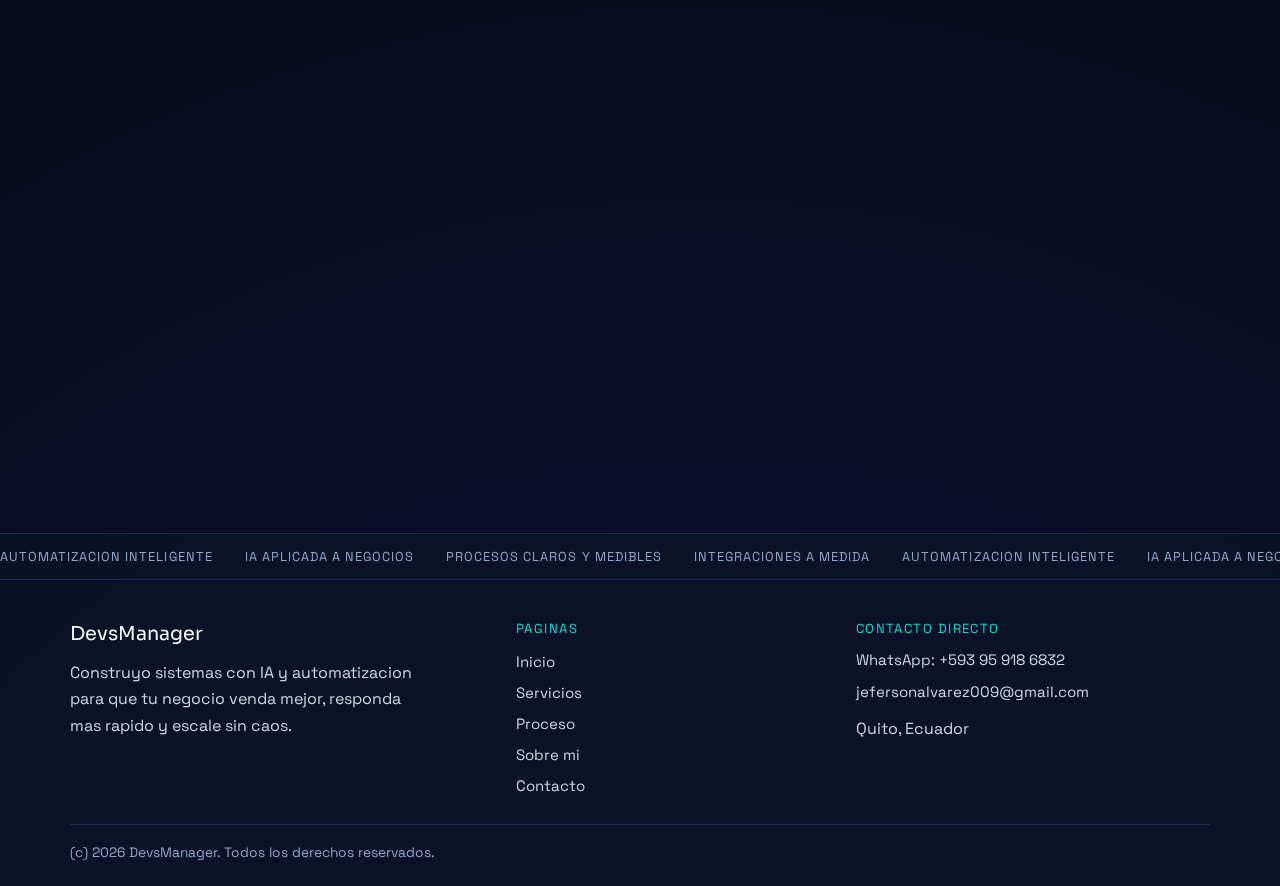
<file: sobre-mi.html>
<!doctype html>
<html lang="es">
  <head>
    <meta charset="utf-8" />
    <meta name="viewport" content="width=device-width, initial-scale=1" />
    <meta name="description" content="Conoce a Jefferson de DevsManager: enfoque, especialidades y forma de trabajo para proyectos de IA y automatizacion." />
    <meta name="keywords" content="Jefferson Alvarez, DevsManager, consultor IA, automatizacion para negocios, desarrollador web Quito" />
    <meta name="author" content="Jefferson - DevsManager" />
    <meta name="robots" content="index,follow,max-image-preview:large,max-snippet:-1,max-video-preview:-1" />
    <link rel="canonical" href="https://devsmanager.com/sobre-mi.html" />
    <link rel="alternate" hreflang="es-EC" href="https://devsmanager.com/sobre-mi.html" />
    <link rel="alternate" hreflang="x-default" href="https://devsmanager.com/sobre-mi.html" />
    <meta property="og:site_name" content="DevsManager" />
    <meta property="og:url" content="https://devsmanager.com/sobre-mi.html" />
    <meta property="og:title" content="Sobre Mi | DevsManager" />
    <meta property="og:description" content="Perfil profesional, enfoque y capacidades de Jefferson para proyectos de IA y automatizacion." />
    <meta property="og:type" content="profile" />
    <meta property="og:locale" content="es_EC" />
    <meta property="og:image" content="https://devsmanager.com/image.png" />
    <meta name="twitter:card" content="summary_large_image" />
    <meta name="twitter:title" content="Sobre Mi | DevsManager" />
    <meta name="twitter:description" content="Consultoria tecnica en IA, automatizacion y sistemas web orientados a resultados." />
    <meta name="twitter:image" content="https://devsmanager.com/image.png" />
    <title>Sobre Mi | DevsManager</title>
    <link rel="preconnect" href="https://fonts.googleapis.com" />
    <link rel="preconnect" href="https://fonts.gstatic.com" crossorigin />
    <link rel="stylesheet" href="https://cdnjs.cloudflare.com/ajax/libs/font-awesome/6.5.1/css/all.min.css" />
    <link rel="stylesheet" href="assets/css/base.css" />
    <link rel="stylesheet" href="assets/css/sobre-mi.css" />
    <link rel="icon" href="icono.png" />
  </head>
  <body data-page="sobre-mi">
    <div data-include="header"></div>

    <main>
      <section class="page-hero">
        <div class="container" data-reveal>
          <span class="kicker">Sobre mi</span>
          <h1>Trabajo como socio tecnico, no solo como ejecutor</h1>
          <p>
            Soy Jefferson, freelancer especializado en IA, automatizacion y sistemas web. Mi enfoque es conectar tecnologia con objetivos de negocio que se puedan medir.
          </p>
        </div>
      </section>

      <section class="section">
        <div class="container about-layout">
          <article class="profile-card card" data-reveal>
            <img src="image.png" alt="Jefferson, consultor de DevsManager" />
            <div class="profile-meta">
              <h3>Jefferson Alvarez</h3>
              <p>Consultor y desarrollador independiente</p>
              <ul class="check-list">
                <li>Quito, Ecuador</li>
                <li>Foco en PYMEs y equipos comerciales</li>
                <li>Proyectos con enfoque en retorno operativo</li>
              </ul>
            </div>
          </article>

          <div class="principles">
            <article class="principle card" data-reveal>
              <h3>Estrategia antes de codigo</h3>
              <p>Primero entiendo tu negocio, luego planteo la solucion correcta. Evito automatizar caos.</p>
            </article>
            <article class="principle card" data-reveal>
              <h3>Implementacion con foco en adopcion</h3>
              <p>La tecnologia sirve solo si tu equipo la usa. Por eso priorizo claridad y usabilidad.</p>
            </article>
            <article class="principle card" data-reveal>
              <h3>Resultados visibles</h3>
              <p>Definimos indicadores de mejora desde el inicio para medir impacto real.</p>
            </article>

            <div class="card pad-sm" data-reveal>
              <h3>Nivel tecnico por especialidad</h3>
              <div class="skills">
                <div class="skill-row">
                  <div class="skill-head">
                    <span>Automatizacion de procesos</span>
                    <span>95%</span>
                  </div>
                  <div class="skill-track"><span data-skill-level="95"></span></div>
                </div>
                <div class="skill-row">
                  <div class="skill-head">
                    <span>Integracion de IA en operaciones</span>
                    <span>92%</span>
                  </div>
                  <div class="skill-track"><span data-skill-level="92"></span></div>
                </div>
                <div class="skill-row">
                  <div class="skill-head">
                    <span>Diseno UX para conversion</span>
                    <span>88%</span>
                  </div>
                  <div class="skill-track"><span data-skill-level="88"></span></div>
                </div>
              </div>
            </div>
          </div>
        </div>
      </section>

      <section class="section">
        <div class="container">
          <header class="section-head" data-reveal>
            <h2>Capacidades integrales para proyectos reales</h2>
          </header>
          <div class="capabilities-grid">
            <article class="capability card" data-reveal>
              <i class="fa-solid fa-brain"></i>
              <p>IA aplicada</p>
            </article>
            <article class="capability card" data-reveal>
              <i class="fa-solid fa-gears"></i>
              <p>Automatizacion</p>
            </article>
            <article class="capability card" data-reveal>
              <i class="fa-solid fa-globe"></i>
              <p>Sistemas web</p>
            </article>
            <article class="capability card" data-reveal>
              <i class="fa-solid fa-mobile-screen-button"></i>
              <p>Movil y responsive</p>
            </article>
            <article class="capability card" data-reveal>
              <i class="fa-solid fa-link"></i>
              <p>Integraciones API</p>
            </article>
            <article class="capability card" data-reveal>
              <i class="fa-solid fa-chart-line"></i>
              <p>Optimizacion continua</p>
            </article>
            <article class="capability card" data-reveal>
              <i class="fa-solid fa-layer-group"></i>
              <p>Arquitectura modular</p>
            </article>
            <article class="capability card" data-reveal>
              <i class="fa-solid fa-database"></i>
              <p>Datos y reportes</p>
            </article>
          </div>

          <div class="section no-bottom">
            <div class="card pad-md" data-reveal>
              <h3>Lema de trabajo</h3>
              <p>"Tecnologia util, simple de operar y lista para crecer con tu negocio."</p>
              <a class="btn btn-primary btn-fit mt-md" href="contacto.html">Trabajemos juntos</a>
            </div>
          </div>
        </div>
      </section>
    </main>

    <div data-include="footer"></div>

    <script src="assets/js/layout.js" defer></script>
    <script src="assets/js/site.js" defer></script>
    <script src="assets/js/sobre-mi.js" defer></script>
    <script type="application/ld+json">
      {
        "@context": "https://schema.org",
        "@type": "ProfilePage",
        "url": "https://devsmanager.com/sobre-mi.html",
        "name": "Sobre Mi | DevsManager",
        "inLanguage": "es-EC",
        "mainEntity": {
          "@type": "Person",
          "name": "Jefferson Alvarez",
          "jobTitle": "Consultor en IA y Automatizacion",
          "worksFor": {
            "@type": "Organization",
            "name": "DevsManager"
          }
        }
      }
    </script>
  </body>
</html>
</file>
<file: assets/css/base.css>
@import url("https://fonts.googleapis.com/css2?family=Space+Grotesk:wght@400;500;600;700&family=Sora:wght@400;500;600;700;800&display=swap");

:root {
  --bg: #070c1f;
  --bg-elev: rgba(13, 20, 44, 0.72);
  --bg-elev-2: rgba(11, 18, 38, 0.9);
  --bg-soft: #101933;
  --text: #f8fafc;
  --text-soft: #cbd5e1;
  --text-muted: #8fa5c6;
  --line: rgba(111, 157, 255, 0.18);
  --line-strong: rgba(111, 157, 255, 0.38);
  --brand: #0a72ff;
  --brand-2: #12d3cf;
  --ok: #10b981;
  --radius-lg: 24px;
  --radius-md: 16px;
  --radius-sm: 12px;
  --shadow-soft: 0 16px 36px rgba(0, 0, 0, 0.35);
  --shadow-strong: 0 24px 50px rgba(0, 0, 0, 0.55);
}

* {
  box-sizing: border-box;
  margin: 0;
  padding: 0;
}

html {
  scroll-behavior: smooth;
}

body {
  min-height: 100%;
  font-family: "Space Grotesk", sans-serif;
  color: var(--text);
  background:
    radial-gradient(circle at 12% 12%, rgba(18, 211, 207, 0.12), transparent 34%),
    radial-gradient(circle at 80% -10%, rgba(10, 114, 255, 0.22), transparent 42%),
    radial-gradient(circle at 55% 120%, rgba(124, 58, 237, 0.14), transparent 46%),
    var(--bg);
  line-height: 1.65;
  overflow-x: hidden;
}

body::before {
  content: "";
  position: fixed;
  inset: 0;
  pointer-events: none;
  background-image: radial-gradient(1px 1px at 15% 30%, rgba(255, 255, 255, 0.12), transparent), radial-gradient(1px 1px at 80% 75%, rgba(18, 211, 207, 0.14), transparent), radial-gradient(1px 1px at 55% 55%, rgba(10, 114, 255, 0.1), transparent);
  opacity: 0.34;
  z-index: -1;
}

img,
video {
  max-width: 100%;
  display: block;
}

a {
  color: inherit;
  text-decoration: none;
}

.container {
  width: min(1140px, 92vw);
  margin-inline: auto;
}

.section {
  padding: clamp(3.8rem, 6vw, 6.4rem) 0;
}

.section-head {
  margin-bottom: 1.6rem;
}

.section-head h2 {
  font-family: "Sora", sans-serif;
  font-size: clamp(1.7rem, 3.8vw, 3rem);
  line-height: 1.14;
  letter-spacing: -0.02em;
}

.section-head p {
  margin-top: 0.7rem;
  max-width: 760px;
  color: var(--text-soft);
}

.kicker {
  display: inline-block;
  text-transform: uppercase;
  letter-spacing: 0.14em;
  font-weight: 700;
  font-size: 0.75rem;
  color: var(--brand-2);
}

.pill-list {
  list-style: none;
  display: grid;
  gap: 0.75rem;
}

.pill-list li {
  background: rgba(10, 114, 255, 0.12);
  border: 1px solid var(--line);
  border-radius: 999px;
  padding: 0.5rem 0.9rem;
  color: var(--text-soft);
  font-size: 0.95rem;
}

.card {
  background: var(--bg-elev);
  border: 1px solid var(--line);
  border-radius: var(--radius-md);
  box-shadow: var(--shadow-soft);
  backdrop-filter: blur(12px) saturate(120%);
}

.card-grid {
  display: grid;
  gap: 1rem;
}

.card h3 {
  font-family: "Sora", sans-serif;
  font-size: 1.22rem;
  line-height: 1.25;
}

.card p {
  margin-top: 0.7rem;
  color: var(--text-soft);
}

.check-list {
  margin-top: 1rem;
  list-style: none;
  display: grid;
  gap: 0.55rem;
}

.check-list li {
  color: var(--text-soft);
  font-size: 0.96rem;
}

.check-list li::before {
  content: "*";
  color: var(--brand-2);
  font-weight: 700;
  margin-right: 0.45rem;
}

.section.no-bottom {
  padding-bottom: 0;
}

.card.pad-md {
  padding: 1.2rem;
}

.card.pad-sm {
  padding: 1rem;
}

.btn.btn-fit {
  max-width: 280px;
}

.card-title-lg {
  font-family: "Sora", sans-serif;
  font-size: 1.5rem;
}

.mt-md {
  margin-top: 0.9rem;
}

.mt-lg {
  margin-top: 1rem;
}

.btn {
  display: inline-flex;
  align-items: center;
  justify-content: center;
  gap: 0.45rem;
  border: 1px solid transparent;
  border-radius: 999px;
  font-weight: 600;
  font-size: 0.95rem;
  padding: 0.85rem 1.3rem;
  transition: transform 0.2s ease, box-shadow 0.2s ease, border-color 0.2s ease, background-color 0.2s ease;
}

.btn:hover {
  transform: translateY(-2px);
}

.btn-primary {
  background: linear-gradient(135deg, #0a72ff, #0a4bcf);
  color: #fff;
  box-shadow: 0 10px 24px rgba(10, 114, 255, 0.35);
}

.btn-secondary {
  border-color: var(--line-strong);
  color: var(--text);
  background: rgba(10, 114, 255, 0.08);
}

.btn-whatsapp {
  background: linear-gradient(135deg, #15b58e, #0a8f72);
  color: #fff;
  box-shadow: 0 10px 24px rgba(16, 185, 129, 0.3);
}

.page-hero {
  padding: clamp(6.6rem, 12vw, 8.8rem) 0 clamp(3.2rem, 5vw, 4.5rem);
  position: relative;
}

.page-hero h1 {
  margin-top: 0.7rem;
  font-family: "Sora", sans-serif;
  font-size: clamp(2.05rem, 6.1vw, 4.2rem);
  line-height: 1.06;
  letter-spacing: -0.025em;
}

.page-hero p {
  margin-top: 0.9rem;
  max-width: 760px;
  color: var(--text-soft);
  font-size: clamp(1rem, 1.4vw, 1.14rem);
}

.page-hero::after {
  content: "";
  position: absolute;
  inset: auto 0 -1px 0;
  height: 1px;
  background: linear-gradient(90deg, transparent, var(--line-strong), transparent);
}

[data-reveal] {
  opacity: 0;
  transform: translateY(20px);
  transition: opacity 0.6s ease, transform 0.6s ease;
}

[data-reveal].is-visible {
  opacity: 1;
  transform: translateY(0);
}

.site-header {
  position: sticky;
  top: 0;
  z-index: 200;
  background: rgba(7, 12, 31, 0.82);
  backdrop-filter: blur(14px);
  border-bottom: 1px solid var(--line);
}

.nav-wrap {
  display: grid;
  grid-template-columns: auto auto 1fr;
  align-items: center;
  gap: 1rem;
  min-height: 78px;
}

.brand {
  display: inline-flex;
  align-items: center;
  gap: 0.65rem;
}

.brand-icon {
  width: 30px;
  height: 30px;
  object-fit: contain;
}

.brand-copy {
  display: grid;
  line-height: 1.05;
}

.brand-copy strong {
  font-family: "Sora", sans-serif;
  font-size: 1rem;
}

.brand-copy small {
  color: var(--text-muted);
  font-size: 0.72rem;
  text-transform: uppercase;
  letter-spacing: 0.08em;
}

.menu-toggle {
  display: none;
  width: 42px;
  height: 42px;
  background: rgba(10, 114, 255, 0.08);
  border: 1px solid var(--line);
  border-radius: 12px;
  align-items: center;
  justify-content: center;
  flex-direction: column;
  gap: 4px;
  cursor: pointer;
}

.menu-toggle span {
  width: 18px;
  height: 2px;
  border-radius: 10px;
  background: var(--text);
}

.site-menu {
  display: flex;
  align-items: center;
  justify-content: flex-end;
  gap: 0.45rem;
  margin-left: auto;
}

.site-menu a {
  border-radius: 999px;
  font-size: 0.92rem;
  font-weight: 500;
  color: var(--text-soft);
  padding: 0.55rem 0.9rem;
  border: 1px solid transparent;
}

.site-menu a:hover {
  color: var(--text);
  border-color: var(--line);
  background: rgba(255, 255, 255, 0.02);
}

.site-menu a.is-active {
  color: var(--text);
  background: rgba(10, 114, 255, 0.16);
  border-color: var(--line-strong);
}

.site-menu .nav-cta {
  color: #fff;
  margin-left: 0.4rem;
}

.site-footer {
  margin-top: clamp(2.2rem, 6vw, 4.6rem);
  border-top: 1px solid var(--line);
  background: var(--bg-elev-2);
}

.footer-strip {
  border-bottom: 1px solid var(--line);
  overflow: hidden;
  padding: 0.72rem 0;
}

.footer-strip-track {
  display: flex;
  gap: 2rem;
  width: max-content;
  animation: strip-scroll 24s linear infinite;
  font-size: 0.8rem;
  text-transform: uppercase;
  letter-spacing: 0.08em;
  color: var(--text-muted);
}

.footer-grid {
  padding: 2.4rem 0 1.6rem;
  display: grid;
  grid-template-columns: 1.2fr 0.9fr 1fr;
  gap: 1.3rem;
}

.footer-title {
  font-family: "Sora", sans-serif;
  font-size: 1.2rem;
}

.footer-label {
  font-size: 0.82rem;
  text-transform: uppercase;
  letter-spacing: 0.11em;
  color: var(--brand-2);
}

.footer-text {
  margin-top: 0.65rem;
  color: var(--text-soft);
  max-width: 36ch;
}

.footer-links {
  margin-top: 0.65rem;
  display: grid;
  gap: 0.38rem;
}

.footer-links a,
.footer-contact {
  color: var(--text-soft);
  font-size: 0.94rem;
}

.footer-links a:hover,
.footer-contact:hover {
  color: #fff;
}

.footer-contact {
  display: block;
  margin-top: 0.5rem;
}

.footer-bottom {
  border-top: 1px solid var(--line);
  padding: 1rem 0 1.4rem;
  color: var(--text-muted);
  font-size: 0.86rem;
}

@keyframes strip-scroll {
  0% {
    transform: translateX(0);
  }
  100% {
    transform: translateX(-50%);
  }
}

@media (max-width: 1040px) {
  .site-menu a {
    padding: 0.5rem 0.68rem;
    font-size: 0.88rem;
  }
}

@media (max-width: 900px) {
  .nav-wrap {
    grid-template-columns: auto auto;
  }

  .menu-toggle {
    display: inline-flex;
    margin-left: auto;
  }

  .site-menu {
    grid-column: 1 / -1;
    display: none;
    flex-direction: column;
    align-items: stretch;
    border: 1px solid var(--line);
    background: rgba(8, 14, 30, 0.96);
    border-radius: 14px;
    padding: 0.75rem;
    margin: 0 0 0.6rem;
    gap: 0.45rem;
  }

  .site-menu.is-open {
    display: flex;
  }

  .site-menu a {
    width: 100%;
    text-align: center;
  }

  .site-menu .nav-cta {
    margin-left: 0;
  }

  .footer-grid {
    grid-template-columns: 1fr 1fr;
  }
}

@media (max-width: 720px) {
  .container {
    width: min(1140px, 94vw);
  }

  .btn {
    width: 100%;
  }

  .footer-grid {
    grid-template-columns: 1fr;
  }

  .footer-strip-track {
    font-size: 0.72rem;
  }
}

@media (max-width: 520px) {
  .brand-copy small {
    font-size: 0.66rem;
  }

  .section-head p,
  .card p {
    font-size: 0.95rem;
  }
}

@media (prefers-reduced-motion: reduce) {
  * {
    scroll-behavior: auto;
  }

  .footer-strip-track {
    animation: none;
  }

  [data-reveal] {
    transition: none;
    opacity: 1;
    transform: none;
  }
}
</file>
<file: assets/css/contacto.css>
.contact-layout {
  display: grid;
  grid-template-columns: 0.95fr 1.05fr;
  gap: 1rem;
}

.contact-card {
  padding: 1.2rem;
}

.contact-list {
  margin-top: 1rem;
  display: grid;
  gap: 0.7rem;
}

.contact-item {
  border: 1px solid var(--line);
  border-radius: 12px;
  padding: 0.8rem;
  background: rgba(10, 114, 255, 0.08);
}

.contact-item strong {
  display: block;
  font-size: 0.88rem;
  color: var(--text-muted);
  text-transform: uppercase;
  letter-spacing: 0.06em;
}

.contact-item a,
.contact-item span {
  display: block;
  margin-top: 0.2rem;
}

.contact-form {
  padding: 1.2rem;
}

.form-grid {
  display: grid;
  gap: 0.75rem;
}

.form-grid .two-col {
  display: grid;
  grid-template-columns: 1fr 1fr;
  gap: 0.75rem;
}

.form-field {
  display: grid;
  gap: 0.34rem;
}

.form-field label {
  font-size: 0.85rem;
  color: var(--text-soft);
}

.form-field input,
.form-field textarea,
.form-field select {
  font: inherit;
  color: var(--text);
  background: rgba(7, 12, 31, 0.75);
  border: 1px solid var(--line);
  border-radius: 12px;
  padding: 0.7rem 0.8rem;
}

.form-field textarea {
  min-height: 120px;
  resize: vertical;
}

.form-actions {
  display: flex;
  flex-wrap: wrap;
  gap: 0.65rem;
  margin-top: 0.4rem;
}

.form-note {
  margin-top: 0.3rem;
  color: var(--text-muted);
  font-size: 0.82rem;
}

.form-feedback {
  margin-top: 0.5rem;
  font-size: 0.9rem;
  color: var(--brand-2);
}

@media (max-width: 980px) {
  .contact-layout {
    grid-template-columns: 1fr;
  }
}

@media (max-width: 640px) {
  .form-grid .two-col {
    grid-template-columns: 1fr;
  }
}
</file>
<file: assets/css/proceso.css>
.process-layout {
  display: grid;
  grid-template-columns: 1fr 0.95fr;
  gap: 1rem;
}

.timeline {
  position: relative;
  display: grid;
  gap: 0.8rem;
}

.timeline::before {
  content: "";
  position: absolute;
  top: 10px;
  bottom: 10px;
  left: 20px;
  width: 2px;
  background: linear-gradient(180deg, rgba(18, 211, 207, 0.55), rgba(10, 114, 255, 0.12));
}

.timeline-step {
  position: relative;
  padding: 1rem 1rem 1rem 3rem;
}

.timeline-step::before {
  content: "";
  position: absolute;
  top: 20px;
  left: 13px;
  width: 16px;
  height: 16px;
  border-radius: 50%;
  border: 2px solid var(--brand-2);
  background: var(--bg);
}

.timeline-step.is-visible {
  border-color: var(--line-strong);
}

.timeline-step h3 {
  font-size: 1.08rem;
}

.timeline-step p {
  margin-top: 0.45rem;
  color: var(--text-soft);
}

.timeline-meta {
  margin-top: 0.6rem;
  display: inline-flex;
  border-radius: 999px;
  padding: 0.25rem 0.65rem;
  border: 1px solid var(--line);
  color: var(--text-muted);
  font-size: 0.76rem;
}

.deliverables {
  padding: 1.1rem;
}

.deliverables-grid {
  margin-top: 0.8rem;
  display: grid;
  gap: 0.7rem;
}

.deliverable {
  border: 1px solid var(--line);
  border-radius: 12px;
  background: rgba(10, 114, 255, 0.08);
  padding: 0.76rem;
}

.deliverable strong {
  font-size: 0.94rem;
}

.deliverable p {
  margin-top: 0.2rem;
  font-size: 0.86rem;
  color: var(--text-muted);
}

.faq-inline {
  display: grid;
  grid-template-columns: repeat(2, minmax(0, 1fr));
  gap: 0.9rem;
}

.faq-inline .card {
  padding: 1.1rem;
}

@media (max-width: 980px) {
  .process-layout {
    grid-template-columns: 1fr;
  }
}

@media (max-width: 680px) {
  .timeline::before {
    left: 15px;
  }

  .timeline-step {
    padding-left: 2.45rem;
  }

  .timeline-step::before {
    left: 8px;
  }

  .faq-inline {
    grid-template-columns: 1fr;
  }
}
</file>
<file: assets/css/servicios.css>
.service-switch {
  display: flex;
  flex-wrap: wrap;
  gap: 0.55rem;
  margin-bottom: 1rem;
}

.service-switch button {
  border: 1px solid var(--line);
  background: rgba(10, 114, 255, 0.08);
  color: var(--text-soft);
  padding: 0.65rem 0.95rem;
  border-radius: 999px;
  font: inherit;
  font-weight: 600;
  cursor: pointer;
}

.service-switch button.is-active {
  color: var(--text);
  border-color: var(--line-strong);
  background: rgba(10, 114, 255, 0.2);
}

.service-panel {
  display: none;
  padding: 1.35rem;
}

.service-panel.is-active {
  display: block;
}

.service-panel-grid {
  display: grid;
  gap: 1rem;
  grid-template-columns: 1.2fr 0.8fr;
}

.service-panel figure {
  border-radius: 16px;
  overflow: hidden;
  border: 1px solid var(--line);
}

.service-panel figure img {
  width: 100%;
  height: 100%;
  object-fit: cover;
  min-height: 260px;
}

.service-side {
  display: grid;
  gap: 0.85rem;
}

.service-badge {
  padding: 0.72rem;
  border-radius: 12px;
  border: 1px solid var(--line);
  background: rgba(9, 16, 33, 0.6);
}

.service-badge strong {
  font-size: 0.95rem;
  color: var(--text);
}

.service-badge p {
  margin-top: 0.25rem;
  color: var(--text-muted);
  font-size: 0.88rem;
}

.packages-grid {
  display: grid;
  grid-template-columns: repeat(3, minmax(0, 1fr));
  gap: 0.95rem;
}

.package-card {
  padding: 1.2rem;
  position: relative;
}

.package-card.featured {
  border-color: var(--line-strong);
  background: linear-gradient(180deg, rgba(10, 114, 255, 0.24), rgba(8, 15, 34, 0.75));
}

.package-tag {
  position: absolute;
  top: 10px;
  right: 10px;
  border-radius: 999px;
  border: 1px solid var(--line-strong);
  background: rgba(10, 114, 255, 0.24);
  font-size: 0.7rem;
  padding: 0.2rem 0.52rem;
  text-transform: uppercase;
  letter-spacing: 0.08em;
}

.package-card h3 {
  margin-bottom: 0.55rem;
}

.package-note {
  margin-top: 0.9rem;
  color: var(--text-muted);
  font-size: 0.82rem;
}

@media (max-width: 980px) {
  .service-panel-grid {
    grid-template-columns: 1fr;
  }

  .packages-grid {
    grid-template-columns: 1fr 1fr;
  }
}

@media (max-width: 680px) {
  .packages-grid {
    grid-template-columns: 1fr;
  }

  .service-panel {
    padding: 1rem;
  }
}
</file>
<file: assets/css/sobre-mi.css>
.about-layout {
  display: grid;
  grid-template-columns: 0.9fr 1.1fr;
  gap: 1rem;
}

.profile-card {
  padding: 1rem;
}

.profile-card img {
  border-radius: 16px;
  border: 1px solid var(--line);
}

.profile-meta {
  margin-top: 0.9rem;
}

.profile-meta p {
  color: var(--text-soft);
}

.principles {
  display: grid;
  gap: 0.75rem;
}

.principle {
  padding: 1rem;
}

.principle h3 {
  font-size: 1rem;
}

.skills {
  margin-top: 1.2rem;
  display: grid;
  gap: 0.75rem;
}

.skill-row {
  display: grid;
  gap: 0.42rem;
}

.skill-head {
  display: flex;
  justify-content: space-between;
  gap: 0.6rem;
  font-size: 0.88rem;
  color: var(--text-soft);
}

.skill-track {
  width: 100%;
  height: 8px;
  border-radius: 999px;
  overflow: hidden;
  background: rgba(255, 255, 255, 0.08);
}

.skill-track span {
  display: block;
  width: 0;
  height: 100%;
  background: linear-gradient(90deg, var(--brand), var(--brand-2));
  transition: width 0.8s ease;
}

.capabilities-grid {
  margin-top: 1rem;
  display: grid;
  grid-template-columns: repeat(4, minmax(0, 1fr));
  gap: 0.8rem;
}

.capability {
  padding: 1rem;
  text-align: center;
}

.capability i {
  color: var(--brand-2);
  font-size: 1.1rem;
}

.capability p {
  margin-top: 0.45rem;
  color: var(--text-soft);
  font-size: 0.9rem;
}

@media (max-width: 980px) {
  .about-layout {
    grid-template-columns: 1fr;
  }

  .capabilities-grid {
    grid-template-columns: repeat(2, minmax(0, 1fr));
  }
}

@media (max-width: 620px) {
  .capabilities-grid {
    grid-template-columns: 1fr;
  }
}
</file>
